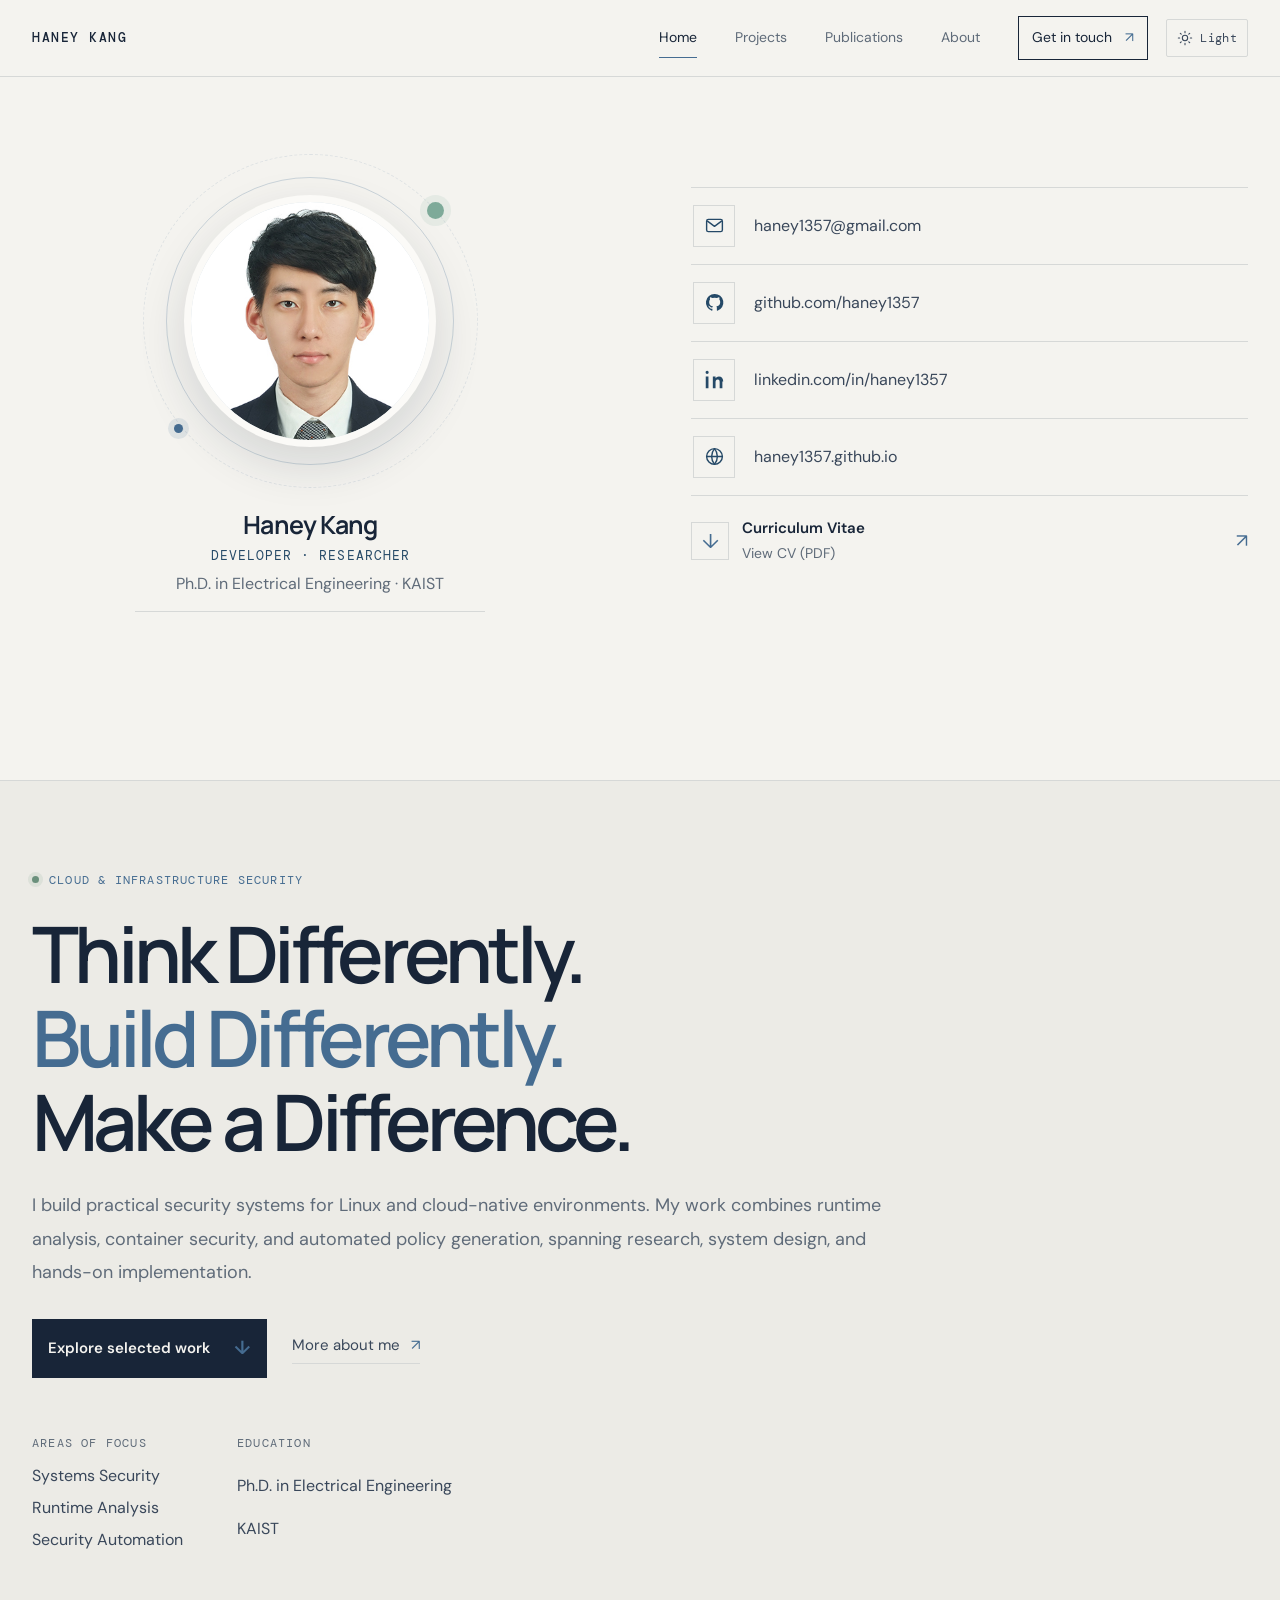
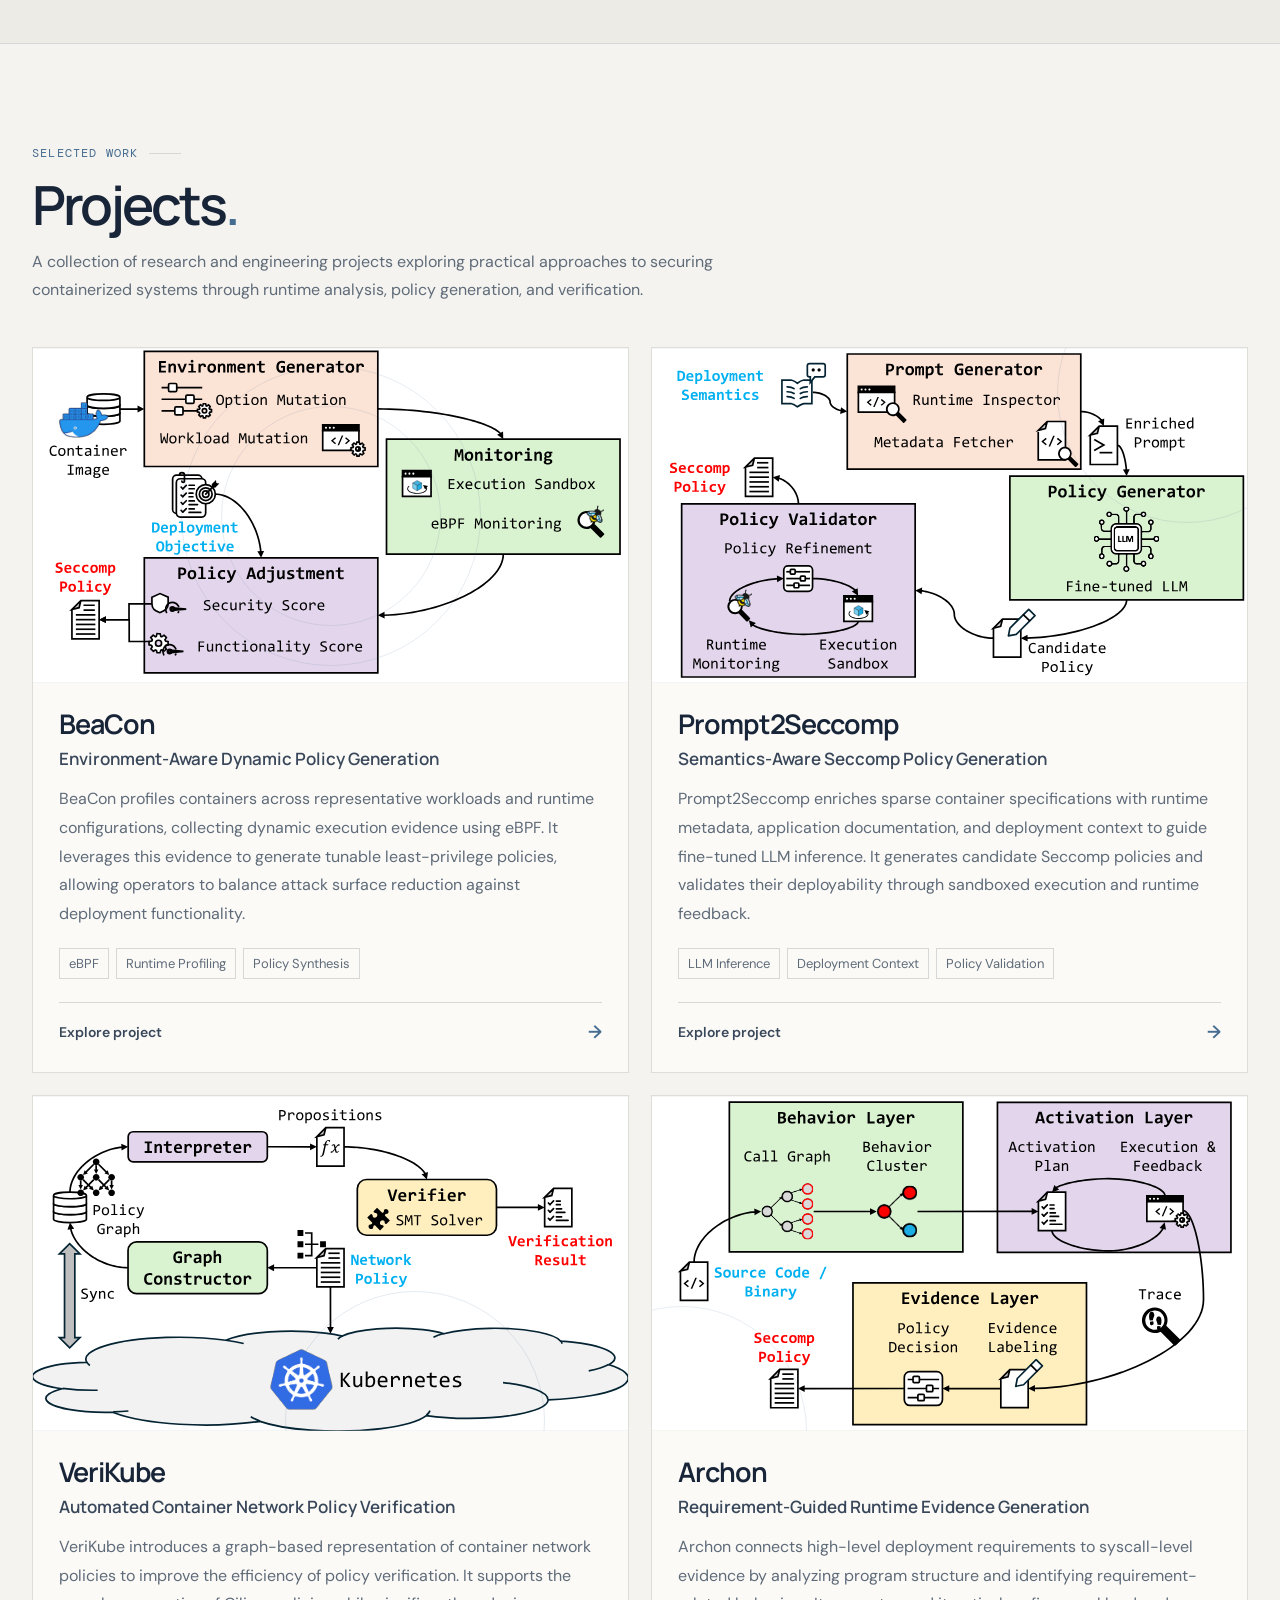
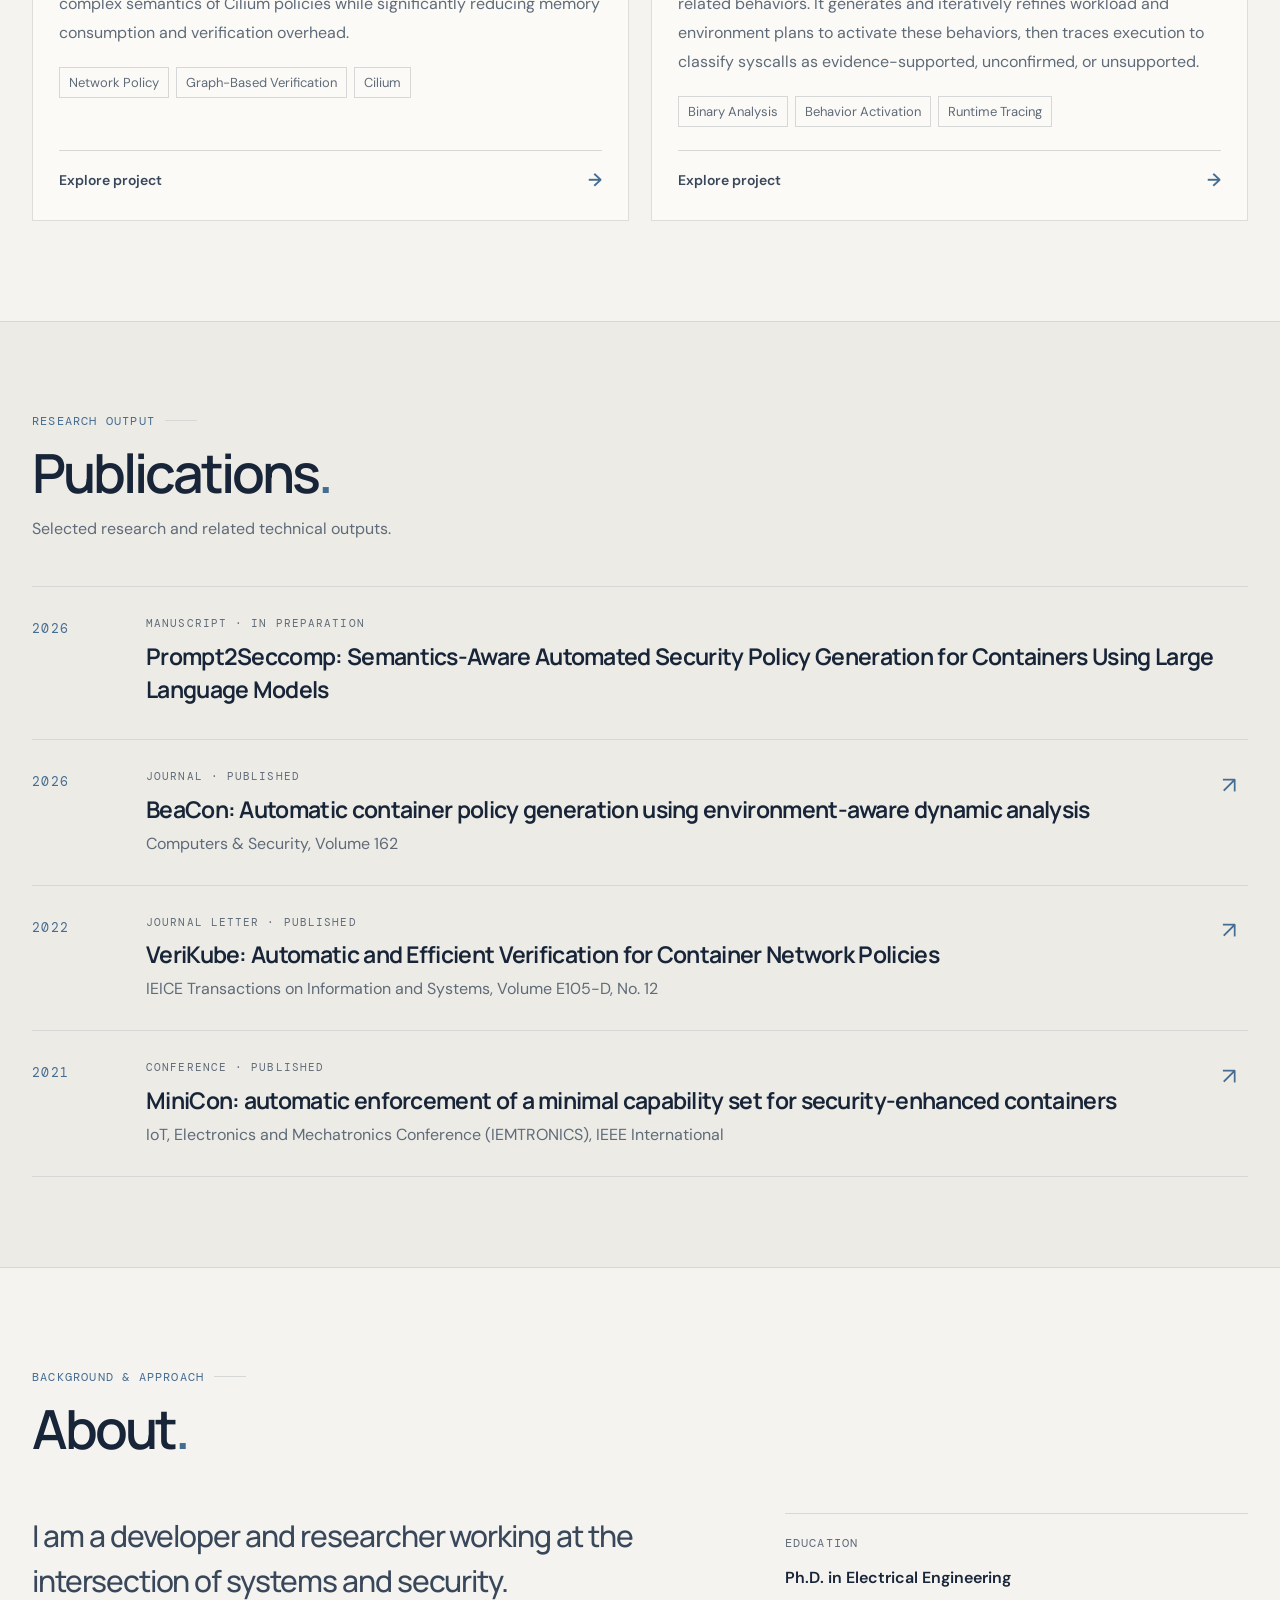
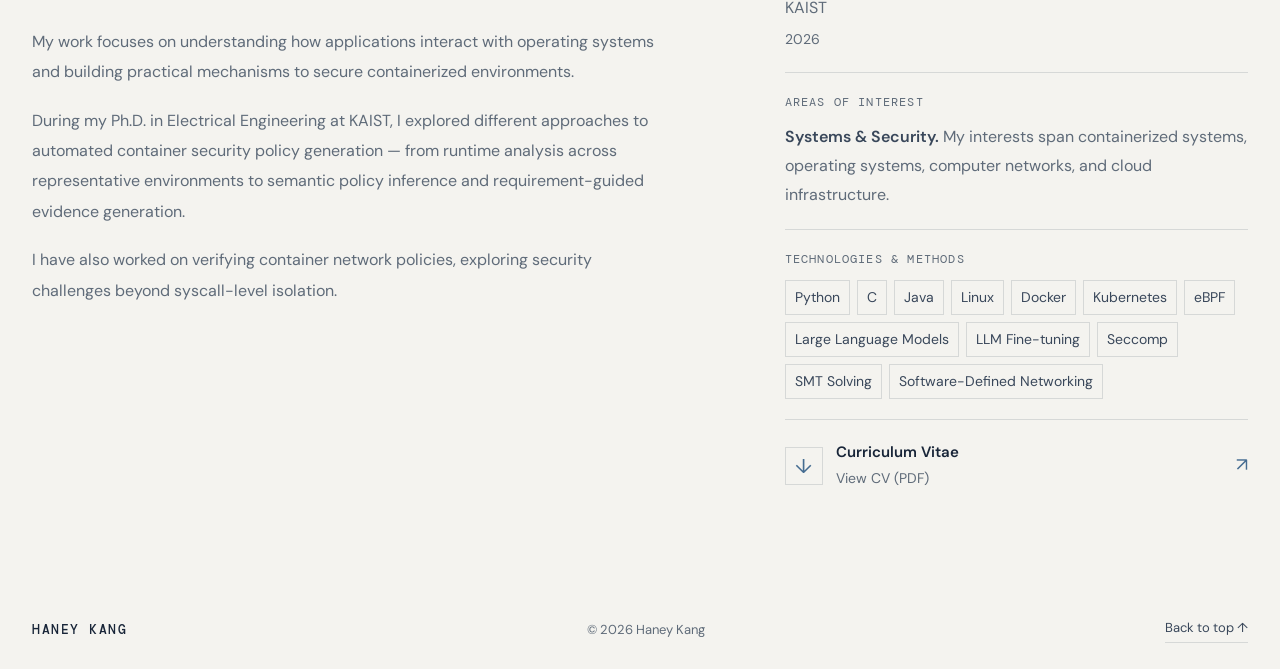
<file: index.html>
<!doctype html>
<html lang="en">
    <head>
        <meta charset="utf-8">
        <meta name="viewport" content="width=device-width, initial-scale=1">
        <meta name="description" content="Portfolio of Haney Kang, a developer and researcher interested in systems and security.">
        <meta name="theme-color" content="#f4f3ef">
        <script>
            (() => {
                try {
                    const savedTheme = localStorage.getItem('haney-kang-theme');
                    if (savedTheme === 'light' || savedTheme === 'dark') {
                        document.documentElement.dataset.theme = savedTheme;
                    }
                } catch (_) {
                    // Theme selection still works for the current page if storage is unavailable.
                }
            })();
        </script>
        <title>Haney Kang</title>
        <link rel="stylesheet" href="assets/css/style.css">
        <link rel="stylesheet" href="assets/css/portfolio-detail-overrides.css">
        <script src="assets/js/main.js" defer></script>
    </head>
    <body>
        <a class="skip-link" href="#main">Skip to content</a>

        <header class="site-header">
            <div class="header-inner">
                <a class="brand" href="#top" aria-label="Haney Kang — home">
                    <span class="brand-name">HANEY KANG</span>
                </a>

                <div class="header-controls">
                    <nav class="primary-nav" id="primary-nav" aria-label="Main navigation">
                        <a class="nav-link active" href="#top" aria-current="location">Home</a>
                        <a class="nav-link" href="#projects">Projects</a>
                        <a class="nav-link" href="#publications">Publications</a>
                        <a class="nav-link" href="#about">About</a>
                        <a class="nav-contact" href="#contact">Get in touch <span aria-hidden="true">↗</span></a>
                    </nav>

                    <button class="theme-toggle" type="button" aria-label="Switch to dark theme" aria-pressed="false" title="Switch to dark theme">
                        <svg class="theme-icon icon-sun" viewBox="0 0 24 24" aria-hidden="true" focusable="false">
                            <circle cx="12" cy="12" r="4"></circle>
                            <path d="M12 2v2m0 16v2M4.93 4.93l1.42 1.42m11.3 11.3 1.42 1.42M2 12h2m16 0h2M4.93 19.07l1.42-1.42m11.3-11.3 1.42-1.42"></path>
                        </svg>
                        <svg class="theme-icon icon-moon" viewBox="0 0 24 24" aria-hidden="true" focusable="false">
                            <path d="M20.2 15.4A8.5 8.5 0 0 1 8.6 3.8 8.6 8.6 0 1 0 20.2 15.4Z"></path>
                        </svg>
                        <span class="theme-toggle-label">Light</span>
                    </button>

                    <button class="menu-toggle" type="button" aria-expanded="false" aria-controls="primary-nav" aria-label="Toggle navigation">
                        <span class="menu-toggle-lines" aria-hidden="true"></span>
                    </button>
                </div>
            </div>
        </header>

        <main id="main">
            <section class="home-section section-shell" id="top" aria-labelledby="intro-title">
                <div class="profile-contact">
                    <div class="profile-panel">
                        <div class="profile-stage">
                            <span class="profile-orbit profile-orbit-outer" aria-hidden="true"></span>
                            <span class="profile-orbit profile-orbit-inner" aria-hidden="true"></span>
                            <span class="profile-accent profile-accent-one" aria-hidden="true"></span>
                            <span class="profile-accent profile-accent-two" aria-hidden="true"></span>
                            <div class="profile-photo-frame">
                                <img
                                    class="profile-photo"
                                    src="assets/images/profile.jpg"
                                    alt="Portrait of Haney Kang"
                                    width="640"
                                    height="640"
                                >
                            </div>
                        </div>

                        <div class="profile-caption">
                            <span class="profile-caption-name">Haney Kang</span>
                            <span class="profile-caption-role">Developer · Researcher</span>
                            <span class="profile-caption-detail">Ph.D. in Electrical Engineering · KAIST</span>
                        </div>
                    </div>

                    <div class="contact-panel" id="contact" aria-label="Contact links">
                        <div class="contact-links">
                            <a class="contact-link" href="mailto:haney1357@gmail.com" aria-label="Email Haney Kang">
                                <span class="contact-icon" aria-hidden="true">
                                    <svg viewBox="0 0 24 24" focusable="false">
                                        <rect x="3" y="5" width="18" height="14" rx="2"></rect>
                                        <path d="m4 7 8 6 8-6"></path>
                                    </svg>
                                </span>
                                <span class="contact-value">haney1357@gmail.com</span>
                                <span class="sr-only">Email</span>
                            </a>

                            <a class="contact-link" href="https://github.com/haney1357" target="_blank" rel="noopener noreferrer" aria-label="Haney Kang on GitHub">
                                <span class="contact-icon" aria-hidden="true">
                                    <svg viewBox="0 0 24 24" focusable="false">
                                        <path d="M12 2.2a9.8 9.8 0 0 0-3.1 19.1c.5.1.7-.2.7-.5v-1.8c-2.8.6-3.4-1.2-3.4-1.2-.4-1.1-1.1-1.5-1.1-1.5-.9-.6.1-.6.1-.6 1 .1 1.6 1 1.6 1 .9 1.5 2.3 1.1 2.9.8.1-.6.4-1.1.7-1.3-2.3-.3-4.5-1.2-4.5-4.9 0-1.1.4-2 1-2.7-.1-.3-.4-1.3.1-2.7 0 0 .8-.3 2.7 1a9.3 9.3 0 0 1 5 0c1.9-1.3 2.7-1 2.7-1 .5 1.4.2 2.4.1 2.7.6.7 1 1.6 1 2.7 0 3.7-2.2 4.6-4.5 4.9.4.3.7.9.7 1.8v2.8c0 .3.2.6.7.5A9.8 9.8 0 0 0 12 2.2Z"></path>
                                    </svg>
                                </span>
                                <span class="contact-value">github.com/haney1357</span>
                                <span class="sr-only">GitHub</span>
                            </a>

                            <a class="contact-link" href="https://www.linkedin.com/in/haney1357/" target="_blank" rel="noopener noreferrer" aria-label="Haney Kang on LinkedIn">
                                <span class="contact-icon" aria-hidden="true">
                                    <svg viewBox="0 0 24 24" focusable="false">
                                        <path d="M5.1 8.7H2V22h3.1V8.7ZM3.55 2A1.8 1.8 0 1 0 3.6 5.6 1.8 1.8 0 0 0 3.55 2ZM22 14.4c0-4-2.1-5.9-4.9-5.9-2.3 0-3.3 1.3-3.9 2.2V8.7h-3.1V22h3.1v-6.6c0-1.7.3-3.4 2.5-3.4s2.2 2 2.2 3.5V22H21v-7.6Z"></path>
                                    </svg>
                                </span>
                                <span class="contact-value">linkedin.com/in/haney1357</span>
                                <span class="sr-only">LinkedIn</span>
                            </a>

                            <a class="contact-link" href="https://haney1357.github.io/" target="_blank" rel="noopener noreferrer" aria-label="Haney Kang's website">
                                <span class="contact-icon" aria-hidden="true">
                                    <svg viewBox="0 0 24 24" focusable="false">
                                        <circle cx="12" cy="12" r="9"></circle>
                                        <path d="M3 12h18M12 3a14 14 0 0 1 0 18M12 3a14 14 0 0 0 0 18"></path>
                                    </svg>
                                </span>
                                <span class="contact-value">haney1357.github.io</span>
                                <span class="sr-only">Website</span>
                            </a>
                            <a class="resume-link" href="assets/cv/cv.pdf" target="_blank" rel="noopener noreferrer">
                                <span class="resume-icon" aria-hidden="true">↓</span>
                                <span class="resume-copy"><strong>Curriculum Vitae</strong><small>View CV (PDF)</small></span>
                                <span class="resume-arrow" aria-hidden="true">↗</span>
                            </a>
                        </div>
                    </div>
                </div>
            </section>
            <section class="intro-section section-shell" id="intro" aria-labelledby="intro-title">
                <div class="section-shell section intro-section-inner">
                    <div class="intro">
                        <p class="eyebrow"><span class="status-dot" aria-hidden="true"></span> CLOUD &amp; INFRASTRUCTURE SECURITY</p>
                        <h1 class="intro-title" id="intro-title">
                            <span class="intro-line">Think Differently.</span>
                            <span class="intro-line headline-accent">Build Differently.</span>
                            <span class="intro-line">Make a Difference.</span>
                        </h1>
                        <p class="intro-summary">
                            I build practical security systems for Linux and cloud-native environments. My work combines runtime analysis, container security, and automated policy generation, spanning research, system design, and hands-on implementation.
                        </p>
                        <div class="intro-actions">
                            <a class="button button-primary" href="#projects">Explore selected work <span aria-hidden="true">↓</span></a>
                            <a class="text-link" href="#about">More about me <span aria-hidden="true">↗</span></a>
                        </div>
                        <div class="intro-meta">
                            <div class="intro-meta-group">
                                <span class="meta-label">AREAS OF FOCUS</span>
                                <span>Systems Security</span>
                                <span>Runtime Analysis</span>
                                <span>Security Automation</span>
                            </div>
                            <div class="intro-meta-group">
                                <span class="meta-label">EDUCATION</span>
                                <span>Ph.D. in Electrical Engineering</span>
                                <span>KAIST</span>
                            </div>
                        </div>
                    </div>
                </div>
            </section>

            <section class="projects-section section section-shell" id="projects" aria-labelledby="projects-title">
                <div class="section-heading">
                    <div>
                        <p class="eyebrow">SELECTED WORK <span class="eyebrow-rule" aria-hidden="true"></span></p>
                        <h2 id="projects-title">Projects<span class="heading-period">.</span></h2>
                        <p class="section-lede">A collection of research and engineering projects exploring practical approaches to securing containerized systems through runtime analysis, policy generation, and verification.</p>
                    </div>
                </div>

                <div class="project-grid">
                    <article class="project-card">
                        <a class="project-card-link" href="projects/beacon.html" aria-label="Read about BeaCon">
                            <div class="project-visual visual-beacon">
                                <img
                                    src="assets/images/beacon.svg"
                                    alt="BeaCon project overview diagram"
                                    width="718"
                                    height="404"
                                    loading="lazy"
                                >
                            </div>
                            <div class="project-card-body">
                                <h3>BeaCon</h3>
                                <h4>Environment-Aware Dynamic Policy Generation</h4>
                                <p>BeaCon profiles containers across representative workloads and runtime configurations, collecting dynamic execution evidence using eBPF. It leverages this evidence to generate tunable least-privilege policies, allowing operators to balance attack surface reduction against deployment functionality.</p>
                                <div class="tag-list" aria-label="Technologies and methods">
                                    <span>eBPF</span>
                                    <span>Runtime Profiling</span>
                                    <span>Policy Synthesis</span>
                                </div>
                                <span class="card-cta">Explore project <span aria-hidden="true">→</span></span>
                            </div>
                        </a>
                    </article>

                    <article class="project-card">
                        <a class="project-card-link" href="projects/prompt2seccomp.html" aria-label="Read about Prompt2Seccomp">
                            <div class="project-visual visual-prompt">
                                <img
                                    src="assets/images/prompt2seccomp.svg"
                                    alt="Prompt2Seccomp project overview diagram"
                                    width="718"
                                    height="404"
                                    loading="lazy"
                                >
                            </div>
                            <div class="project-card-body">
                                <h3>Prompt2Seccomp</h3>
                                <h4>Semantics-Aware Seccomp Policy Generation</h4>
                                <p>Prompt2Seccomp enriches sparse container specifications with runtime metadata, application documentation, and deployment context to guide fine-tuned LLM inference. It generates candidate Seccomp policies and validates their deployability through sandboxed execution and runtime feedback.</p>
                                <div class="tag-list" aria-label="Technologies and methods">
                                    <span>LLM Inference</span>
                                    <span>Deployment Context</span>
                                    <span>Policy Validation</span>
                                </div>
                                <span class="card-cta">Explore project <span aria-hidden="true">→</span></span>
                            </div>
                        </a>
                    </article>

                    <article class="project-card">
                        <a class="project-card-link" href="projects/verikube.html" aria-label="Read about VeriKube">
                            <div class="project-visual visual-verikube">
                                <img
                                    src="assets/images/verikube.svg"
                                    alt="Verikube project overview diagram"
                                    width="718"
                                    height="404"
                                    loading="lazy"
                                >
                            </div>
                            <div class="project-card-body">
                                <h3>VeriKube</h3>
                                <h4>Automated Container Network Policy Verification</h4>
                                <p>VeriKube introduces a graph-based representation of container network policies to improve the efficiency of policy verification. It supports the complex semantics of Cilium policies while significantly reducing memory consumption and verification overhead.</p>
                                <div class="tag-list" aria-label="Technologies and methods">
                                    <span>Network Policy</span>
                                    <span>Graph-Based Verification</span>
                                    <span>Cilium</span>
                                </div>
                                <span class="card-cta">Explore project <span aria-hidden="true">→</span></span>
                            </div>
                        </a>
                    </article>

                    <article class="project-card">
                        <a class="project-card-link" href="projects/archon.html" aria-label="Read about Archon">
                            <div class="project-visual visual-archon">
                                <img
                                    src="assets/images/archon.svg"
                                    alt="Archon project overview diagram"
                                    width="718"
                                    height="404"
                                    loading="lazy"
                                >
                            </div>
                            <div class="project-card-body">
                                <h3>Archon</h3>
                                <h4>Requirement-Guided Runtime Evidence Generation</h4>
                                <p>Archon connects high-level deployment requirements to syscall-level evidence by analyzing program structure and identifying requirement-related behaviors. It generates and iteratively refines workload and environment plans to activate these behaviors, then traces execution to classify syscalls as evidence-supported, unconfirmed, or unsupported.</p>
                                <div class="tag-list" aria-label="Technologies and methods">
                                    <span>Binary Analysis</span>
                                    <span>Behavior Activation</span>
                                    <span>Runtime Tracing</span>
                                </div>
                                <span class="card-cta">Explore project <span aria-hidden="true">→</span></span>
                            </div>
                        </a>
                    </article>
                </div>
            </section>

            <section class="publication-section" id="publications" aria-labelledby="publications-title">
                <div class="section-shell section">
                    <div class="section-heading">
                        <div>
                            <p class="eyebrow">RESEARCH OUTPUT <span class="eyebrow-rule" aria-hidden="true"></span></p>
                            <h2 id="publications-title">Publications<span class="heading-period">.</span></h2>
                            <p class="section-lede">Selected research and related technical outputs.</p>
                        </div>
                    </div>

                    <div class="publication-list">
                        <article class="publication-item publication-no-link">
                            <span class="publication-year">2026</span>
                            <div class="publication-main">
                                <div class="publication-type">MANUSCRIPT · IN PREPARATION</div>
                                <h3>Prompt2Seccomp: Semantics-Aware Automated Security Policy Generation for Containers Using Large Language Models</h3>
                            </div>
                        </article>

                        <article class="publication-item">
                            <span class="publication-year">2026</span>
                            <div class="publication-main">
                                <div class="publication-type">JOURNAL · PUBLISHED</div>
                                <h3>BeaCon: Automatic container policy generation using environment-aware dynamic analysis</h3>
                                <p>Computers &amp; Security, Volume 162</p>
                            </div>
                            <a class="publication-arrow" href="https://nss.kaist.ac.kr/assets/papers/comsec2025-kang.pdf" target="_blank" rel="noopener noreferrer" aria-label="Read BeaCon paper">↗</a>
                        </article>

                        <article class="publication-item">
                            <span class="publication-year">2022</span>
                            <div class="publication-main">
                                <div class="publication-type">JOURNAL LETTER · PUBLISHED</div>
                                <h3>VeriKube: Automatic and Efficient Verification for Container Network Policies</h3>
                                <p>IEICE Transactions on Information and Systems, Volume E105-D, No. 12</p>
                            </div>
                            <a class="publication-arrow" href="https://www.jstage.jst.go.jp/article/transinf/E105.D/12/E105.D_2022EDL8046/_pdf/-char/en" target="_blank" rel="noopener noreferrer" aria-label="View VeriKube publication">↗</a>
                        </article>

                        <article class="publication-item">
                            <span class="publication-year">2021</span>
                            <div class="publication-main">
                                <div class="publication-type">CONFERENCE · PUBLISHED</div>
                                <h3>MiniCon: automatic enforcement of a minimal capability set for security-enhanced containers</h3>
                                <p>IoT, Electronics and Mechatronics Conference (IEMTRONICS), IEEE International</p>
                            </div>
                            <a class="publication-arrow" href="https://ieeexplore.ieee.org/document/9422529" target="_blank" rel="noopener noreferrer" aria-label="View MiniCon on IEEE Xplore">↗</a>
                        </article>
                    </div>
                </div>
            </section>

            <section class="about-section section section-shell" id="about" aria-labelledby="about-title">
                <div class="section-heading">
                    <div>
                        <p class="eyebrow">BACKGROUND &amp; APPROACH <span class="eyebrow-rule" aria-hidden="true"></span></p>
                        <h2 id="about-title">About<span class="heading-period">.</span></h2>
                    </div>
                </div>

                <div class="about-layout">
                    <div class="about-intro">
                        <p class="about-lead">I am a developer and researcher working at the intersection of systems and security.</p>
                        <p>My work focuses on understanding how applications interact with operating systems and building practical mechanisms to secure containerized environments.</p>
                        <p>During my Ph.D. in Electrical Engineering at KAIST, I explored different approaches to automated container security policy generation — from runtime analysis across representative environments to semantic policy inference and requirement-guided evidence generation.</p>
                        <p>I have also worked on verifying container network policies, exploring security challenges beyond syscall-level isolation.</p>
                    </div>

                    <aside class="about-side" aria-label="Education, areas of interest, and technologies">
                        <div class="side-block">
                            <span class="side-label">EDUCATION</span>
                            <div class="side-entry">
                                <strong>Ph.D. in Electrical Engineering</strong>
                                <span>KAIST</span>
                                <span class="side-muted">2026</span>
                            </div>
                        </div>

                        <div class="side-block">
                            <span class="side-label">AREAS OF INTEREST</span>
                            <p class="interest-summary"><strong>Systems &amp; Security.</strong> My interests span containerized systems, operating systems, computer networks, and cloud infrastructure.</p>
                        </div>

                        <div class="side-block">
                            <span class="side-label">TECHNOLOGIES &amp; METHODS</span>
                            <div class="interest-list subdued-tags">
                                <span>Python</span>
                                <span>C</span>
                                <span>Java</span>
                                <span>Linux</span>
                                <span>Docker</span>
                                <span>Kubernetes</span>
                                <span>eBPF</span>
                                <span>Large Language Models</span>
                                <span>LLM Fine-tuning</span>
                                <span>Seccomp</span>
                                <span>SMT Solving</span>
                                <span>Software-Defined Networking</span>
                            </div>
                        </div>

                        <a class="resume-link" href="assets/cv/cv.pdf" target="_blank" rel="noopener noreferrer">
                            <span class="resume-icon" aria-hidden="true">↓</span>
                            <span class="resume-copy"><strong>Curriculum Vitae</strong><small>View CV (PDF)</small></span>
                            <span class="resume-arrow" aria-hidden="true">↗</span>
                        </a>
                    </aside>
                </div>
            </section>
        </main>

        <footer class="site-footer section-shell">
            <a class="footer-brand" href="#top">HANEY KANG</a>
            <span>© 2026 Haney Kang</span>
            <a class="back-top" href="#top">Back to top ↑</a>
        </footer>
    </body>
</html>
</file>
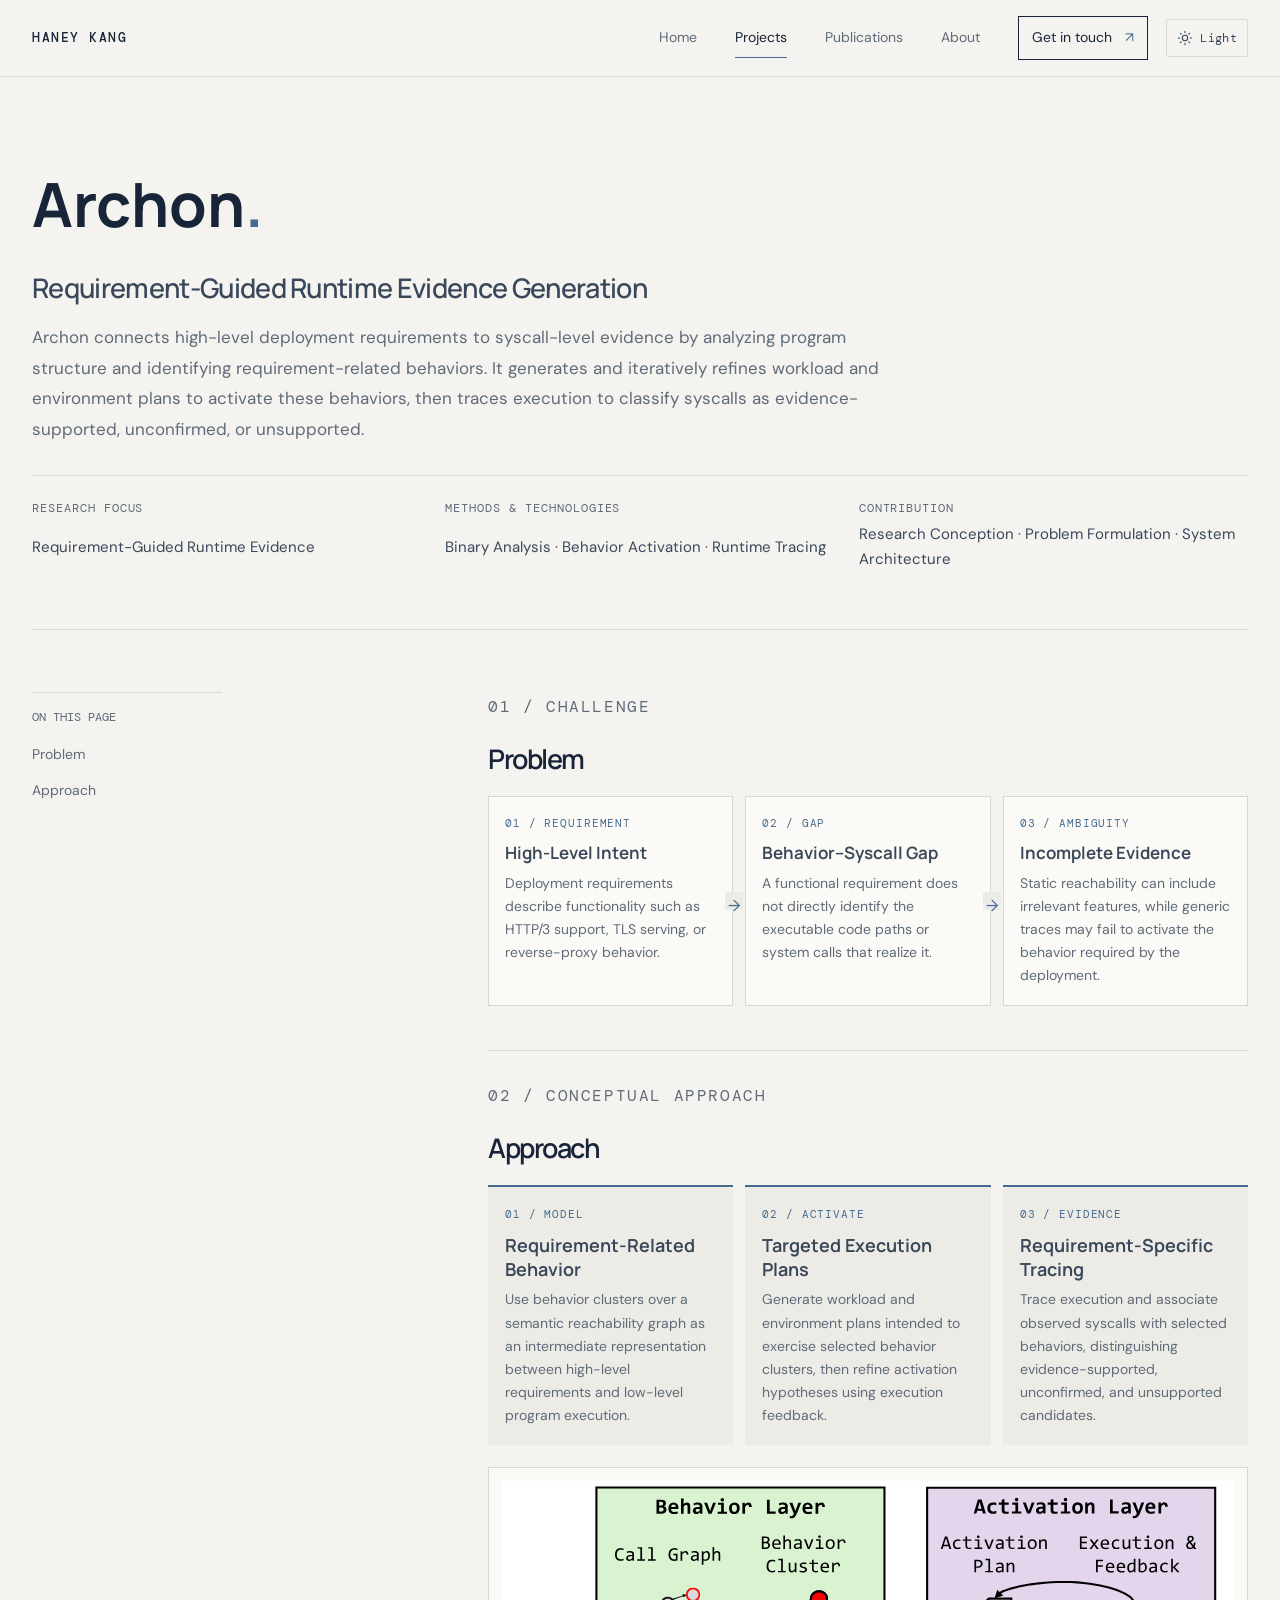
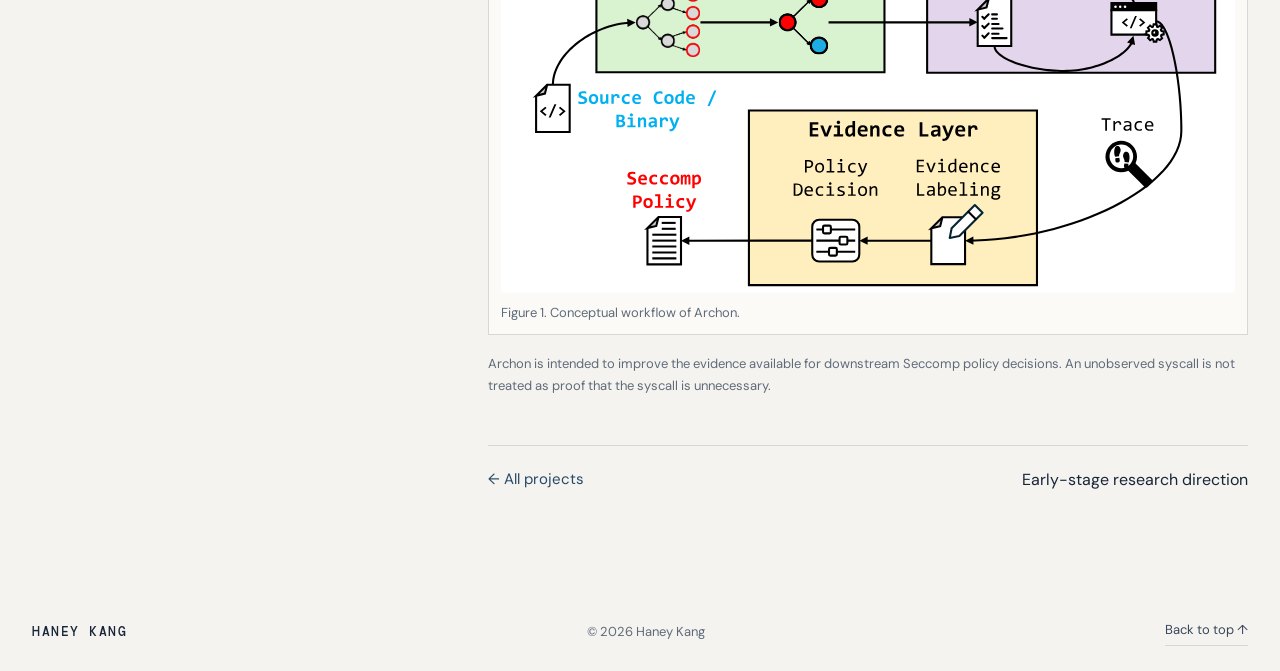
<file: projects/archon.html>
<!doctype html>
<html lang="en">
    <head>
        <meta charset="utf-8">
        <meta name="viewport" content="width=device-width, initial-scale=1">
        <meta name="description" content="Archon: requirement-guided runtime evidence generation for Seccomp policy decisions.">
        <meta name="theme-color" content="#f4f3ef">
        <script>(() => { try { const t = localStorage.getItem('haney-kang-theme'); if (t === 'light' || t === 'dark') document.documentElement.dataset.theme = t; } catch (_) {} })();</script>
        <title>Haney Kang — Archon</title>
        <link rel="stylesheet" href="../assets/css/style.css">
        <link rel="stylesheet" href="../assets/css/portfolio-detail-overrides.css">
        <script src="../assets/js/main.js" defer></script>
    </head>

    <body>
        <a class="skip-link" href="#main">Skip to content</a>
        <header class="site-header">
            <div class="header-inner">
                <a class="brand" href="../index.html#top" aria-label="Haney Kang — home">
                    <span class="brand-name">HANEY KANG</span>
                </a>
                <div class="header-controls">
                    <nav class="primary-nav" id="primary-nav" aria-label="Main navigation">
                        <a class="nav-link" href="../index.html#top">Home</a>
                        <a class="nav-link active" href="../index.html#projects" aria-current="location">Projects</a>
                        <a class="nav-link" href="../index.html#publications">Publications</a>
                        <a class="nav-link" href="../index.html#about">About</a>
                        <a class="nav-contact" href="../index.html#contact">Get in touch <span>↗</span></a>
                    </nav>
                    <button class="theme-toggle" type="button" aria-label="Switch theme" aria-pressed="false" title="Switch theme">
                        <svg class="theme-icon icon-sun" viewBox="0 0 24 24" aria-hidden="true">
                            <circle cx="12" cy="12" r="4"></circle>
                            <path d="M12 2v2m0 16v2M4.93 4.93l1.42 1.42m11.3 11.3 1.42 1.42M2 12h2m16 0h2M4.93 19.07l1.42-1.42m11.3-11.3 1.42-1.42"></path>
                        </svg>
                        <svg class="theme-icon icon-moon" viewBox="0 0 24 24" aria-hidden="true">
                            <path d="M20.2 15.4A8.5 8.5 0 0 1 8.6 3.8 8.6 8.6 0 1 0 20.2 15.4Z"></path>
                        </svg>
                        <span class="theme-toggle-label">Theme</span>
                    </button>
                    <button class="menu-toggle" type="button" aria-expanded="false" aria-controls="primary-nav" aria-label="Toggle navigation">
                        <span class="menu-toggle-lines" aria-hidden="true"></span>
                    </button>
                </div>
            </div>
        </header>

        <main id="main">
            <section class="detail-hero section-shell" aria-labelledby="project-title">
                <h1 id="project-title">Archon<span class="heading-period">.</span></h1>
                <h2>Requirement-Guided Runtime Evidence Generation</h2>
                <p class="detail-summary">Archon connects high-level deployment requirements to syscall-level evidence by analyzing program structure and identifying requirement-related behaviors. It generates and iteratively refines workload and environment plans to activate these behaviors, then traces execution to classify syscalls as evidence-supported, unconfirmed, or unsupported.</p>
                <div class="detail-meta">
                    <div>
                        <span>Research Focus</span>
                        <span>Requirement-Guided Runtime Evidence</span>
                    </div>
                    <div>
                        <span>Methods &amp; Technologies</span>
                        <span>Binary Analysis · Behavior Activation · Runtime Tracing</span>
                    </div>
                    <div>
                        <span>Contribution</span>
                        <span>Research Conception · Problem Formulation · System Architecture</span>
                    </div>
                </div>
            </section>
            <div class="detail-content section-shell">
                <aside class="detail-sidebar" aria-label="On this page">
                    <span>ON THIS PAGE</span>
                        <a href="#problem">Problem</a>
                        <a href="#approach">Approach</a>
                </aside>
                <div class="detail-main">
                    <section class="detail-section" id="problem">
                        <p class="eyebrow">01 / CHALLENGE</p>
                        <h2>Problem</h2>
                        <div class="problem-flow">
                            <article class="problem-step">
                                <span class="problem-step-index">01 / REQUIREMENT</span>
                                <h3>High-Level Intent</h3>
                                <p>Deployment requirements describe functionality such as HTTP/3 support, TLS serving, or reverse-proxy behavior.</p>
                            </article>
                            <article class="problem-step">
                                <span class="problem-step-index">02 / GAP</span>
                                <h3>Behavior–Syscall Gap</h3>
                                <p>A functional requirement does not directly identify the executable code paths or system calls that realize it.</p>
                            </article>
                            <article class="problem-step">
                                <span class="problem-step-index">03 / AMBIGUITY</span>
                                <h3>Incomplete Evidence</h3>
                                <p>Static reachability can include irrelevant features, while generic traces may fail to activate the behavior required by the deployment.</p>
                            </article>
                        </div>
                    </section>
                    <section class="detail-section" id="approach">
                        <p class="eyebrow">02 / CONCEPTUAL APPROACH</p>
                        <h2>Approach</h2>
                        <div class="approach-grid">
                            <article class="approach-card">
                                <span class="approach-step-index">01 / MODEL</span>
                                <h3>Requirement-Related Behavior</h3>
                                <p>Use behavior clusters over a semantic reachability graph as an intermediate representation between high-level requirements and low-level program execution.</p>
                            </article>
                            <article class="approach-card">
                                <span class="approach-step-index">02 / ACTIVATE</span>
                                <h3>Targeted Execution Plans</h3>
                                <p>Generate workload and environment plans intended to exercise selected behavior clusters, then refine activation hypotheses using execution feedback.</p>
                            </article>
                            <article class="approach-card">
                                <span class="approach-step-index">03 / EVIDENCE</span>
                                <h3>Requirement-Specific Tracing</h3>
                                <p>Trace execution and associate observed syscalls with selected behaviors, distinguishing evidence-supported, unconfirmed, and unsupported candidates.</p>
                            </article>
                        </div>
                        <figure class="detail-figure">
                            <img src="../assets/images/archon.svg" alt="Archon conceptual architecture showing Behavior, Activation, and Evidence layers." width="718" height="404" loading="lazy">
                            <figcaption>Figure 1. Conceptual workflow of Archon.</figcaption>
                        </figure>
                        <p class="detail-note">Archon is intended to improve the evidence available for downstream Seccomp policy decisions. An unobserved syscall is not treated as proof that the syscall is unnecessary.</p>
                    </section>
                    <div class="detail-footer">
                        <a href="../index.html#projects">← All projects</a>
                        <span>Early-stage research direction</span>
                    </div>
                </div>
            </div>
        </main>

        <footer class="site-footer section-shell">
            <a class="footer-brand" href="../index.html#top">HANEY KANG</a>
            <span>© 2026 Haney Kang</span>
            <a class="back-top" href="#main">Back to top ↑</a>
        </footer>
    </body>
</html>
</file>
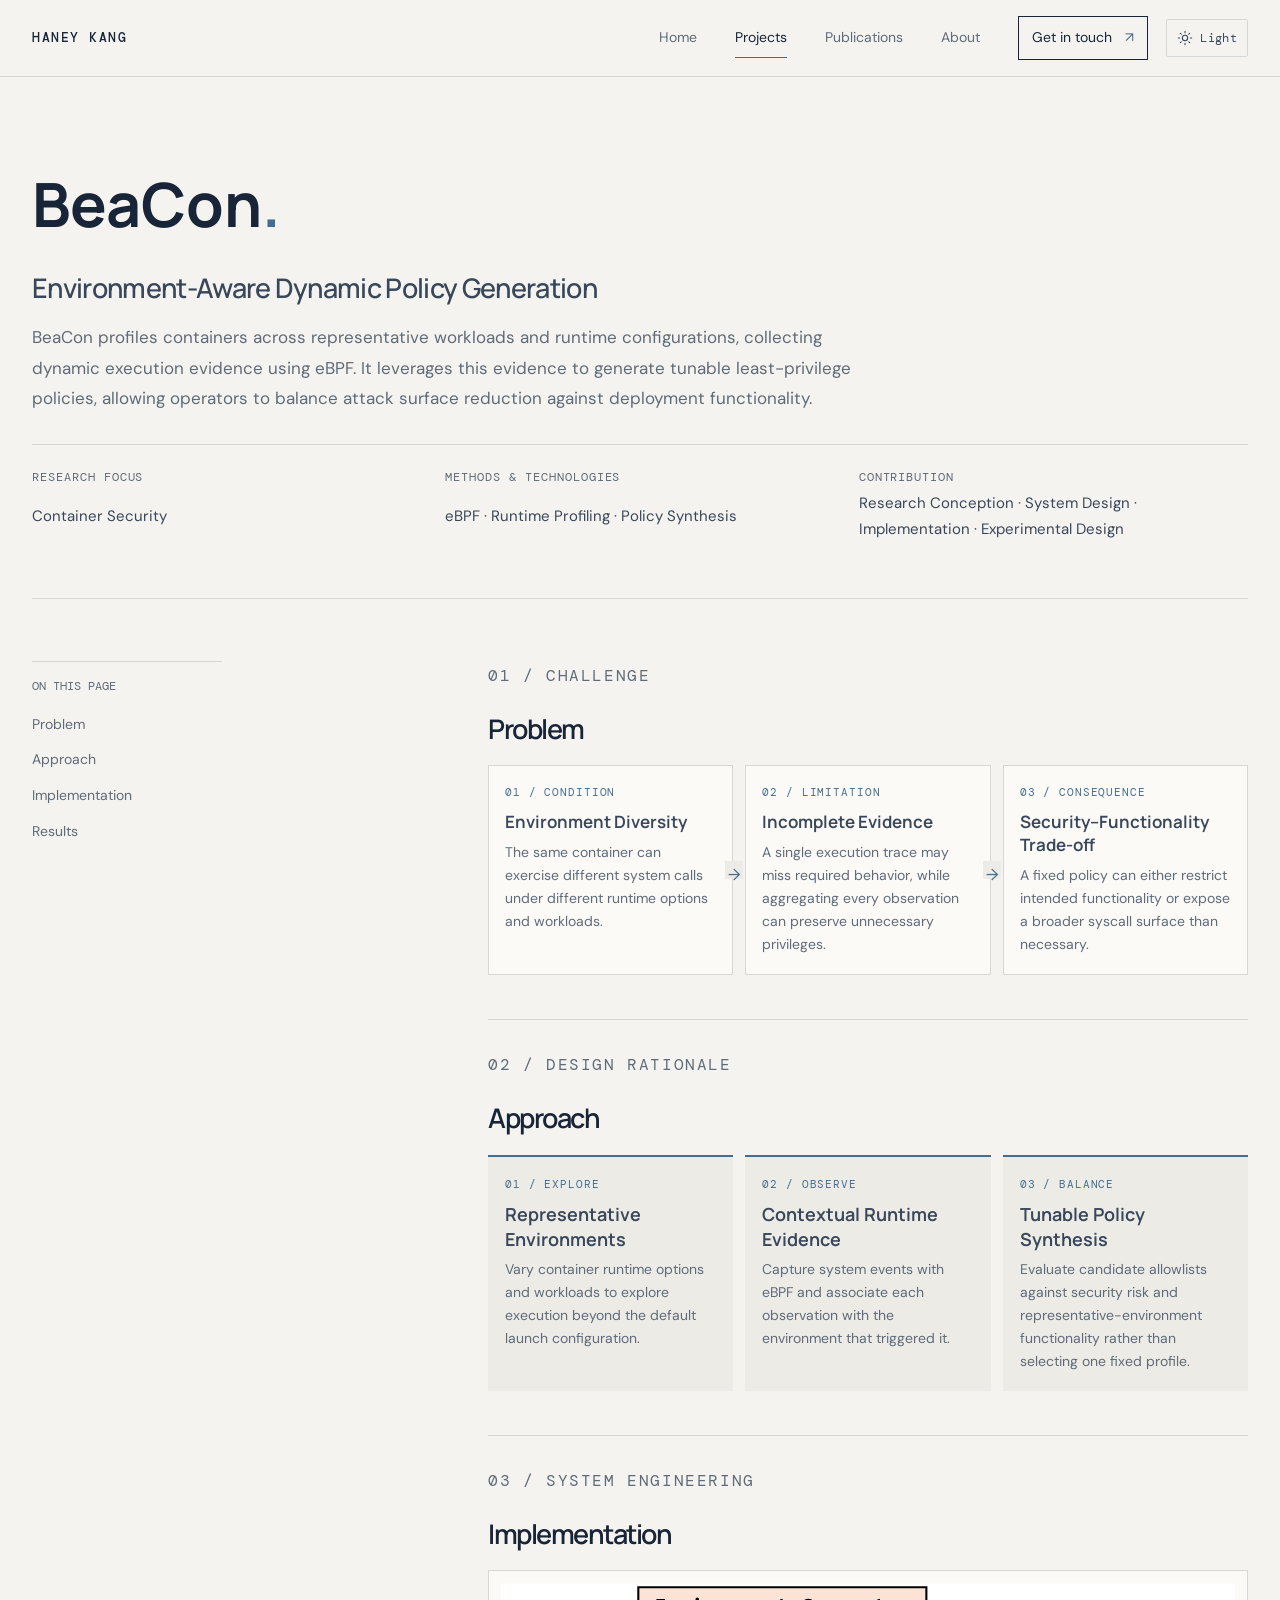
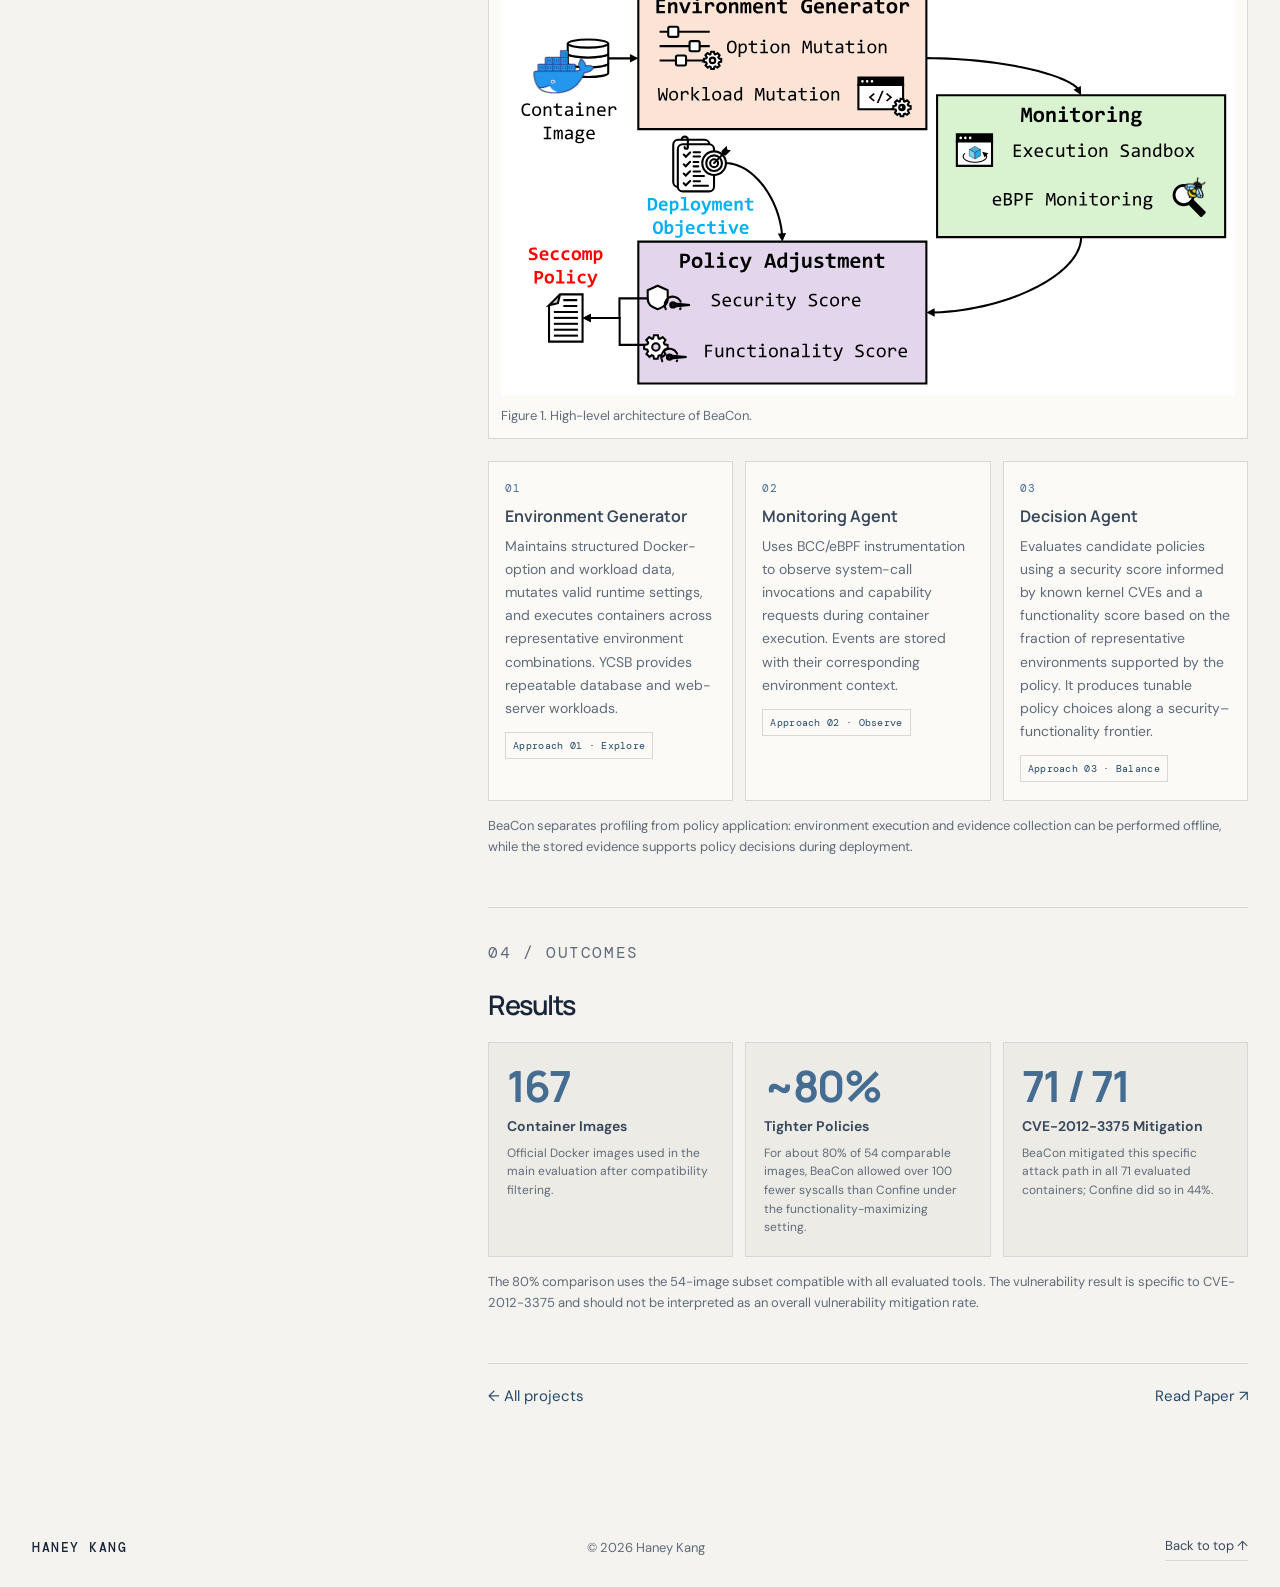
<file: projects/beacon.html>
<!doctype html>
<html lang="en">
    <head>
        <meta charset="utf-8">
        <meta name="viewport" content="width=device-width, initial-scale=1">
        <meta name="description" content="BeaCon: environment-aware dynamic policy generation for container security.">
        <meta name="theme-color" content="#f4f3ef">
        <script>
            (() => { try { const t = localStorage.getItem('haney-kang-theme'); if (t === 'light' || t === 'dark') document.documentElement.dataset.theme = t; } catch (_) {} })();
        </script>
        <title>Haney Kang — BeaCon</title>
        <link rel="stylesheet" href="../assets/css/style.css">
        <link rel="stylesheet" href="../assets/css/portfolio-detail-overrides.css">
        <script src="../assets/js/main.js" defer></script>
    </head>
    <body>
        <a class="skip-link" href="#main">Skip to content</a>
        <header class="site-header">
            <div class="header-inner">
                <a class="brand" href="../index.html#top" aria-label="Haney Kang — home"><span class="brand-name">HANEY KANG</span></a>
                <div class="header-controls">
                    <nav class="primary-nav" id="primary-nav" aria-label="Main navigation">
                        <a class="nav-link" href="../index.html#top">Home</a>
                        <a class="nav-link active" href="../index.html#projects" aria-current="location">Projects</a>
                        <a class="nav-link" href="../index.html#publications">Publications</a>
                        <a class="nav-link" href="../index.html#about">About</a>
                        <a class="nav-contact" href="../index.html#contact">Get in touch <span aria-hidden="true">↗</span></a>
                    </nav>
                    <button class="theme-toggle" type="button" aria-label="Switch theme" aria-pressed="false" title="Switch theme">
                        <svg class="theme-icon icon-sun" viewBox="0 0 24 24" aria-hidden="true"><circle cx="12" cy="12" r="4"></circle><path d="M12 2v2m0 16v2M4.93 4.93l1.42 1.42m11.3 11.3 1.42 1.42M2 12h2m16 0h2M4.93 19.07l1.42-1.42m11.3-11.3 1.42-1.42"></path></svg>
                        <svg class="theme-icon icon-moon" viewBox="0 0 24 24" aria-hidden="true"><path d="M20.2 15.4A8.5 8.5 0 0 1 8.6 3.8 8.6 8.6 0 1 0 20.2 15.4Z"></path></svg>
                        <span class="theme-toggle-label">Theme</span>
                    </button>
                    <button class="menu-toggle" type="button" aria-expanded="false" aria-controls="primary-nav" aria-label="Toggle navigation"><span class="menu-toggle-lines" aria-hidden="true"></span></button>
                </div>
            </div>
        </header>

        <main id="main">
            <section class="detail-hero section-shell" aria-labelledby="project-title">
                <h1 id="project-title">BeaCon<span class="heading-period">.</span></h1>
                <h2>Environment-Aware Dynamic Policy Generation</h2>
                <p class="detail-summary">BeaCon profiles containers across representative workloads and runtime configurations, collecting dynamic execution evidence using eBPF. It leverages this evidence to generate tunable least-privilege policies, allowing operators to balance attack surface reduction against deployment functionality.</p>
                <div class="detail-meta">
                    <div><span>Research Focus</span><span>Container Security</span></div>
                    <div><span>Methods &amp; Technologies</span><span>eBPF · Runtime Profiling · Policy Synthesis</span></div>
                    <div><span>Contribution</span><span>Research Conception · System Design · Implementation · Experimental Design</span></div>
                </div>
            </section>

            <div class="detail-content section-shell">
                <aside class="detail-sidebar" aria-label="On this page">
                    <span>ON THIS PAGE</span>
                    <a href="#problem">Problem</a>
                    <a href="#approach">Approach</a>
                    <a href="#implementation">Implementation</a>
                    <a href="#results">Results</a>
                </aside>
                <div class="detail-main">
                    <section class="detail-section" id="problem">
                        <p class="eyebrow">01 / CHALLENGE</p>
                        <h2>Problem</h2>
                        <div class="problem-flow">
                            <article class="problem-step"><span class="problem-step-index">01 / CONDITION</span><h3>Environment Diversity</h3><p>The same container can exercise different system calls under different runtime options and workloads.</p></article>
                            <article class="problem-step"><span class="problem-step-index">02 / LIMITATION</span><h3>Incomplete Evidence</h3><p>A single execution trace may miss required behavior, while aggregating every observation can preserve unnecessary privileges.</p></article>
                            <article class="problem-step"><span class="problem-step-index">03 / CONSEQUENCE</span><h3>Security–Functionality Trade-off</h3><p>A fixed policy can either restrict intended functionality or expose a broader syscall surface than necessary.</p></article>
                        </div>
                    </section>

                    <section class="detail-section" id="approach">
                        <p class="eyebrow">02 / DESIGN RATIONALE</p>
                        <h2>Approach</h2>
                        <div class="approach-grid">
                            <article class="approach-card"><span class="approach-step-index">01 / EXPLORE</span><h3>Representative Environments</h3><p>Vary container runtime options and workloads to explore execution beyond the default launch configuration.</p></article>
                            <article class="approach-card"><span class="approach-step-index">02 / OBSERVE</span><h3>Contextual Runtime Evidence</h3><p>Capture system events with eBPF and associate each observation with the environment that triggered it.</p></article>
                            <article class="approach-card"><span class="approach-step-index">03 / BALANCE</span><h3>Tunable Policy Synthesis</h3><p>Evaluate candidate allowlists against security risk and representative-environment functionality rather than selecting one fixed profile.</p></article>
                        </div>
                    </section>

                    <section class="detail-section" id="implementation">
                        <p class="eyebrow">03 / SYSTEM ENGINEERING</p>
                        <h2>Implementation</h2>
                        <figure class="detail-figure">
                            <img src="../assets/images/beacon.svg" alt="BeaCon architecture showing an Environment Generator, Monitoring Agent, and Policy Adjustment component." width="718" height="404" loading="lazy">
                            <figcaption>Figure 1. High-level architecture of BeaCon.</figcaption>
                        </figure>
                        <div class="implementation-grid">
                            <article class="implementation-card"><span class="implementation-index">01</span><h3>Environment Generator</h3><p>Maintains structured Docker-option and workload data, mutates valid runtime settings, and executes containers across representative environment combinations. YCSB provides repeatable database and web-server workloads.</p><span class="approach-reference">Approach 01 · Explore</span></article>
                            <article class="implementation-card"><span class="implementation-index">02</span><h3>Monitoring Agent</h3><p>Uses BCC/eBPF instrumentation to observe system-call invocations and capability requests during container execution. Events are stored with their corresponding environment context.</p><span class="approach-reference">Approach 02 · Observe</span></article>
                            <article class="implementation-card"><span class="implementation-index">03</span><h3>Decision Agent</h3><p>Evaluates candidate policies using a security score informed by known kernel CVEs and a functionality score based on the fraction of representative environments supported by the policy. It produces tunable policy choices along a security–functionality frontier.</p><span class="approach-reference">Approach 03 · Balance</span></article>
                        </div>
                        <p class="detail-note">BeaCon separates profiling from policy application: environment execution and evidence collection can be performed offline, while the stored evidence supports policy decisions during deployment.</p>
                    </section>

                    <section class="detail-section" id="results">
                        <p class="eyebrow">04 / OUTCOMES</p>
                        <h2>Results</h2>
                        <div class="results-grid">
                            <article class="result-card"><span class="result-value">167</span><span class="result-label">Container Images</span><span class="result-note">Official Docker images used in the main evaluation after compatibility filtering.</span></article>
                            <article class="result-card"><span class="result-value">~80%</span><span class="result-label">Tighter Policies</span><span class="result-note">For about 80% of 54 comparable images, BeaCon allowed over 100 fewer syscalls than Confine under the functionality-maximizing setting.</span></article>
                            <article class="result-card"><span class="result-value">71 / 71</span><span class="result-label">CVE-2012-3375 Mitigation</span><span class="result-note">BeaCon mitigated this specific attack path in all 71 evaluated containers; Confine did so in 44%.</span></article>
                        </div>
                        <p class="detail-note">The 80% comparison uses the 54-image subset compatible with all evaluated tools. The vulnerability result is specific to CVE-2012-3375 and should not be interpreted as an overall vulnerability mitigation rate.</p>
                    </section>

                    <div class="detail-footer">
                        <a href="../index.html#projects">← All projects</a>
                        <a href="https://nss.kaist.ac.kr/assets/papers/comsec2025-kang.pdf" target="_blank" rel="noopener noreferrer">Read Paper ↗</a>
                    </div>
                </div>
            </div>
        </main>

        <footer class="site-footer section-shell">
            <a class="footer-brand" href="../index.html#top">HANEY KANG</a>
            <span>© 2026 Haney Kang</span>
            <a class="back-top" href="#main">Back to top ↑</a>
        </footer>
    </body>
</html>
</file>
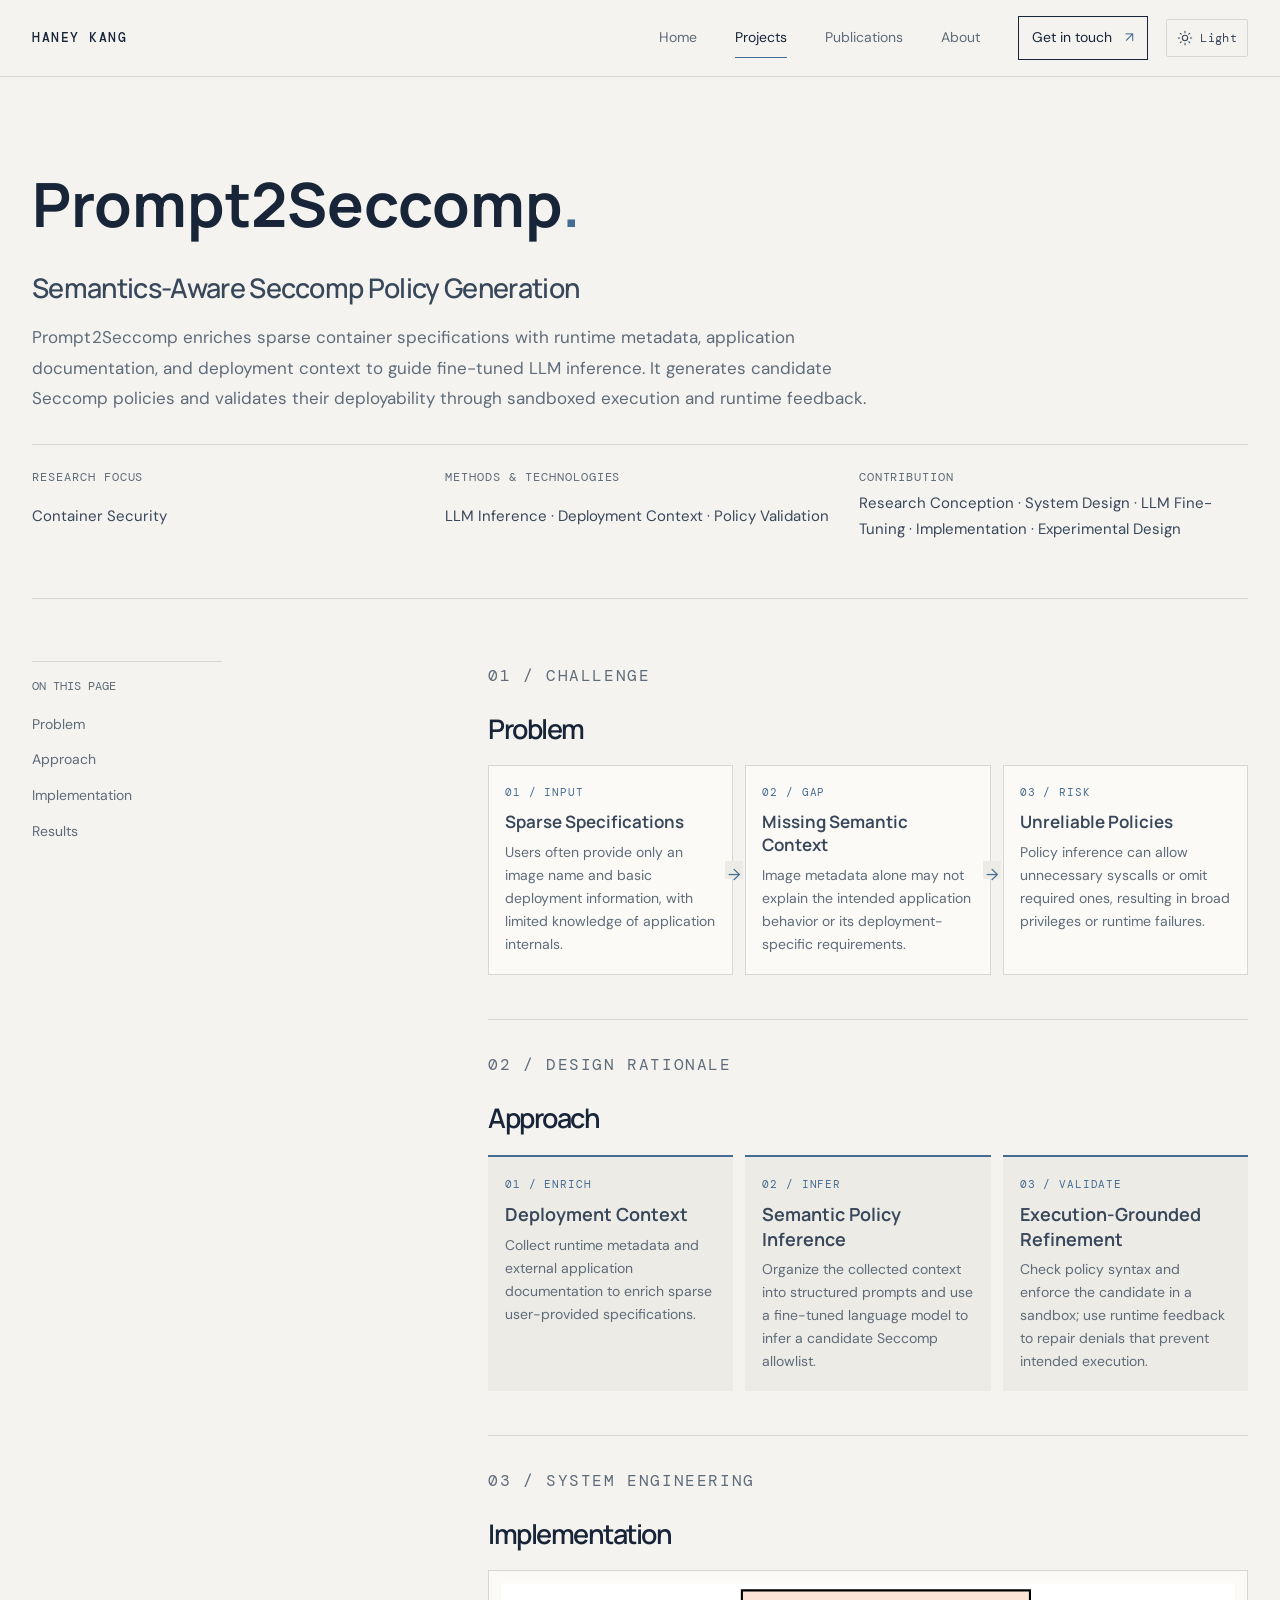
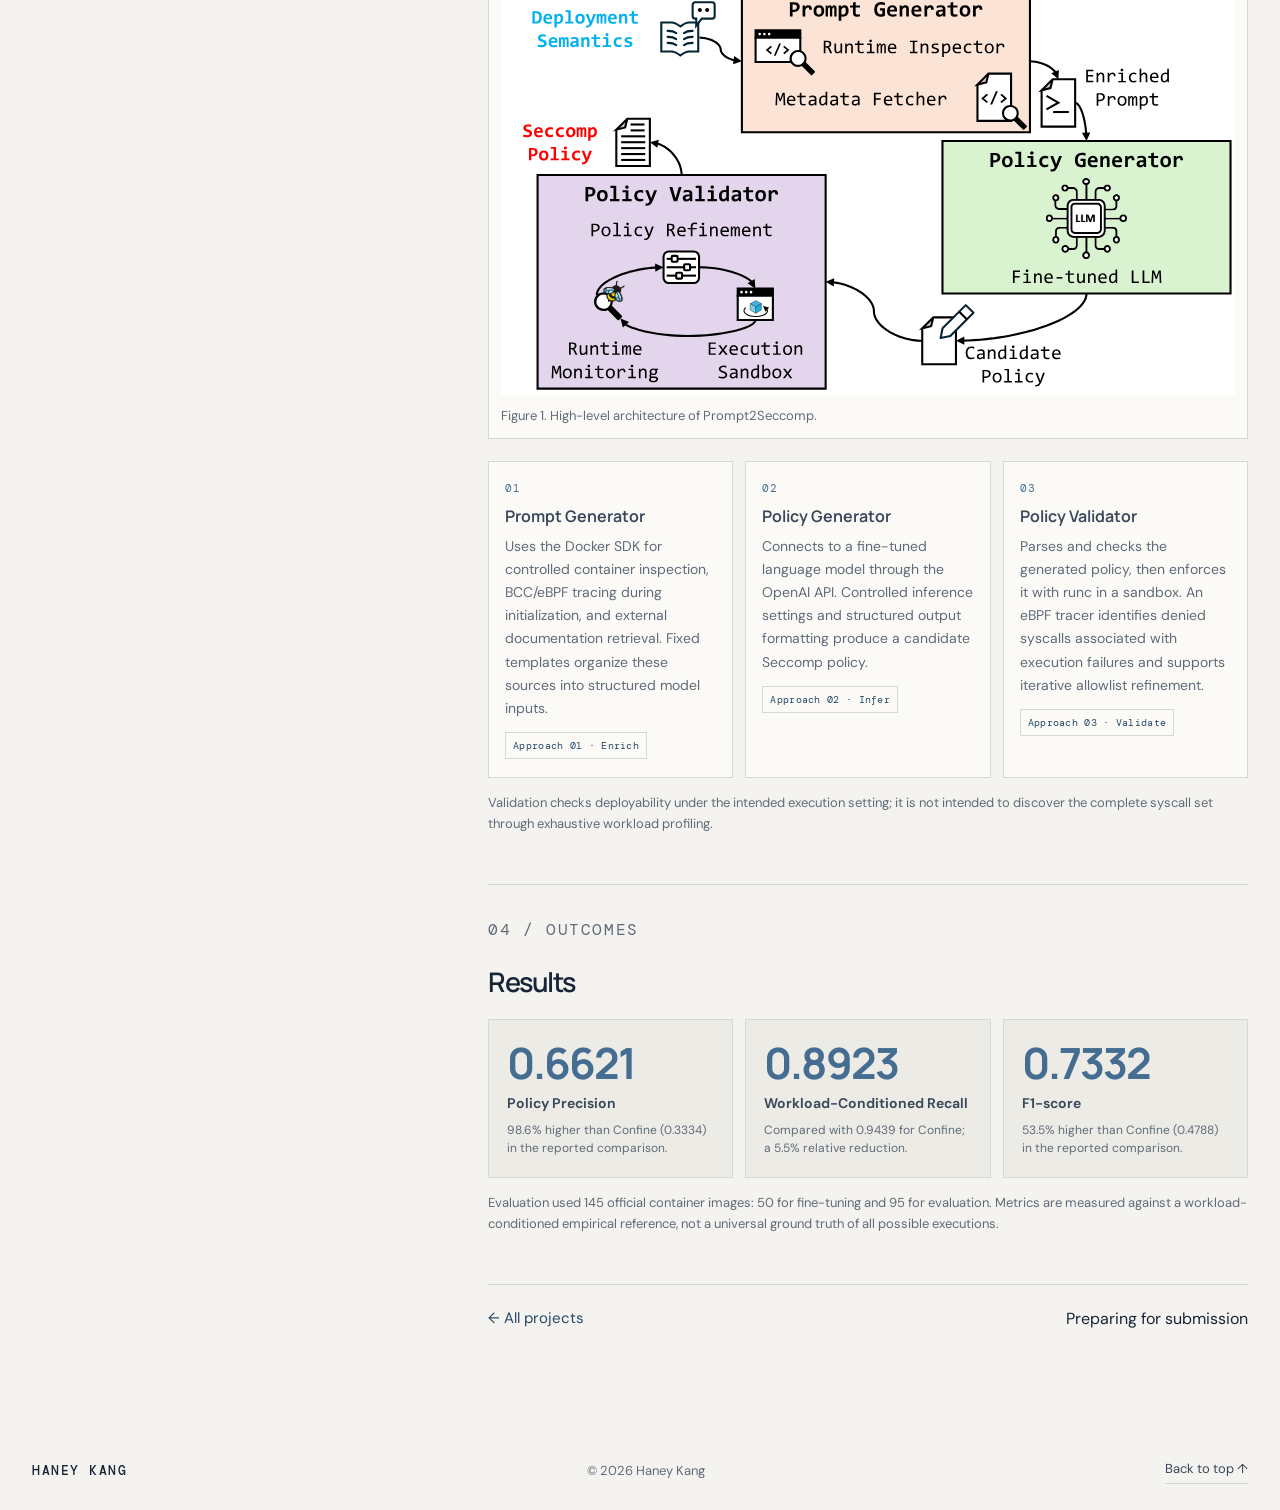
<file: projects/prompt2seccomp.html>
<!doctype html>
<html lang="en">
    <head>
        <meta charset="utf-8"><meta name="viewport" content="width=device-width, initial-scale=1">
        <meta name="description" content="Prompt2Seccomp: semantics-aware Seccomp policy generation for containers.">
        <meta name="theme-color" content="#f4f3ef">
        <script>(() => { try { const t = localStorage.getItem('haney-kang-theme'); if (t === 'light' || t === 'dark') document.documentElement.dataset.theme = t; } catch (_) {} })();</script>
        <title>Haney Kang — Prompt2Seccomp</title>
        <link rel="stylesheet" href="../assets/css/style.css">
        <link rel="stylesheet" href="../assets/css/portfolio-detail-overrides.css"><script src="../assets/js/main.js" defer></script>
    </head>

    <body>
        <a class="skip-link" href="#main">Skip to content</a>
        <header class="site-header">
            <div class="header-inner">
                <a class="brand" href="../index.html#top" aria-label="Haney Kang — home">
                    <span class="brand-name">HANEY KANG</span>
                </a>
                <div class="header-controls">
                    <nav class="primary-nav" id="primary-nav" aria-label="Main navigation">
                        <a class="nav-link" href="../index.html#top">Home</a>
                        <a class="nav-link active" href="../index.html#projects" aria-current="location">Projects</a>
                        <a class="nav-link" href="../index.html#publications">Publications</a>
                        <a class="nav-link" href="../index.html#about">About</a>
                        <a class="nav-contact" href="../index.html#contact">Get in touch <span>↗</span></a>
                    </nav>
                    <button class="theme-toggle" type="button" aria-label="Switch theme" aria-pressed="false" title="Switch theme">
                        <svg class="theme-icon icon-sun" viewBox="0 0 24 24" aria-hidden="true">
                            <circle cx="12" cy="12" r="4"></circle>
                            <path d="M12 2v2m0 16v2M4.93 4.93l1.42 1.42m11.3 11.3 1.42 1.42M2 12h2m16 0h2M4.93 19.07l1.42-1.42m11.3-11.3 1.42-1.42"></path>
                        </svg>
                        <svg class="theme-icon icon-moon" viewBox="0 0 24 24" aria-hidden="true">
                            <path d="M20.2 15.4A8.5 8.5 0 0 1 8.6 3.8 8.6 8.6 0 1 0 20.2 15.4Z"></path>
                        </svg>
                        <span class="theme-toggle-label">Theme</span>
                    </button>
                    <button class="menu-toggle" type="button" aria-expanded="false" aria-controls="primary-nav" aria-label="Toggle navigation">
                        <span class="menu-toggle-lines" aria-hidden="true"></span>
                    </button>
                </div>
            </div>
        </header>

        <main id="main">
            <section class="detail-hero section-shell" aria-labelledby="project-title">
                <h1 id="project-title">Prompt2Seccomp<span class="heading-period">.</span></h1>
                <h2>Semantics-Aware Seccomp Policy Generation</h2>
                <p class="detail-summary">Prompt2Seccomp enriches sparse container specifications with runtime metadata, application documentation, and deployment context to guide fine-tuned LLM inference. It generates candidate Seccomp policies and validates their deployability through sandboxed execution and runtime feedback.</p>
                <div class="detail-meta">
                    <div>
                        <span>Research Focus</span>
                        <span>Container Security</span>
                    </div>
                    <div>
                        <span>Methods &amp; Technologies</span>
                        <span>LLM Inference · Deployment Context · Policy Validation</span>
                    </div>
                    <div>
                        <span>Contribution</span>
                        <span>Research Conception · System Design · LLM Fine-Tuning · Implementation · Experimental Design</span>
                    </div>
                </div>
            </section>
            <div class="detail-content section-shell">
                <aside class="detail-sidebar" aria-label="On this page">
                    <span>ON THIS PAGE</span>
                    <a href="#problem">Problem</a>
                    <a href="#approach">Approach</a>
                    <a href="#implementation">Implementation</a>
                    <a href="#results">Results</a>
                </aside>
                <div class="detail-main">
                    <section class="detail-section" id="problem">
                        <p class="eyebrow">01 / CHALLENGE</p>
                        <h2>Problem</h2>
                        <div class="problem-flow">
                            <article class="problem-step">
                                <span class="problem-step-index">01 / INPUT</span>
                                <h3>Sparse Specifications</h3>
                                <p>Users often provide only an image name and basic deployment information, with limited knowledge of application internals.</p>
                            </article>
                            <article class="problem-step">
                                <span class="problem-step-index">02 / GAP</span>
                                <h3>Missing Semantic Context</h3>
                                <p>Image metadata alone may not explain the intended application behavior or its deployment-specific requirements.</p>
                            </article>
                            <article class="problem-step">
                                <span class="problem-step-index">03 / RISK</span>
                                <h3>Unreliable Policies</h3>
                                <p>Policy inference can allow unnecessary syscalls or omit required ones, resulting in broad privileges or runtime failures.</p>
                            </article>
                        </div>
                    </section>
                    <section class="detail-section" id="approach">
                        <p class="eyebrow">02 / DESIGN RATIONALE</p>
                        <h2>Approach</h2>
                        <div class="approach-grid">
                            <article class="approach-card">
                                <span class="approach-step-index">01 / ENRICH</span>
                                <h3>Deployment Context</h3>
                                <p>Collect runtime metadata and external application documentation to enrich sparse user-provided specifications.</p>
                            </article>
                            <article class="approach-card">
                                <span class="approach-step-index">02 / INFER</span>
                                <h3>Semantic Policy Inference</h3>
                                <p>Organize the collected context into structured prompts and use a fine-tuned language model to infer a candidate Seccomp allowlist.</p>
                            </article>
                            <article class="approach-card">
                                <span class="approach-step-index">03 / VALIDATE</span>
                                <h3>Execution-Grounded Refinement</h3>
                                <p>Check policy syntax and enforce the candidate in a sandbox; use runtime feedback to repair denials that prevent intended execution.</p>
                            </article>
                        </div>
                    </section>
                    <section class="detail-section" id="implementation">
                        <p class="eyebrow">03 / SYSTEM ENGINEERING</p>
                        <h2>Implementation</h2>
                        <figure class="detail-figure">
                            <img src="../assets/images/prompt2seccomp.svg" alt="Prompt2Seccomp architecture showing Prompt Generator, Policy Generator, and Policy Validator." width="718" height="404" loading="lazy">
                            <figcaption>Figure 1. High-level architecture of Prompt2Seccomp.</figcaption>
                        </figure>
                        <div class="implementation-grid">
                            <article class="implementation-card">
                                <span class="implementation-index">01</span>
                                <h3>Prompt Generator</h3>
                                <p>Uses the Docker SDK for controlled container inspection, BCC/eBPF tracing during initialization, and external documentation retrieval. Fixed templates organize these sources into structured model inputs.</p>
                                <span class="approach-reference">Approach 01 · Enrich</span>
                            </article>
                            <article class="implementation-card">
                                <span class="implementation-index">02</span>
                                <h3>Policy Generator</h3>
                                <p>Connects to a fine-tuned language model through the OpenAI API. Controlled inference settings and structured output formatting produce a candidate Seccomp policy.</p>
                                <span class="approach-reference">Approach 02 · Infer</span>
                            </article>
                            <article class="implementation-card">
                                <span class="implementation-index">03</span>
                                <h3>Policy Validator</h3>
                                <p>Parses and checks the generated policy, then enforces it with runc in a sandbox. An eBPF tracer identifies denied syscalls associated with execution failures and supports iterative allowlist refinement.</p>
                                <span class="approach-reference">Approach 03 · Validate</span>
                            </article>
                        </div>
                        <p class="detail-note">Validation checks deployability under the intended execution setting; it is not intended to discover the complete syscall set through exhaustive workload profiling.</p>
                    </section>
                    <section class="detail-section" id="results">
                        <p class="eyebrow">04 / OUTCOMES</p>
                        <h2>Results</h2>
                        <div class="results-grid">
                            <article class="result-card">
                                <span class="result-value">0.6621</span>
                                <span class="result-label">Policy Precision</span>
                                <span class="result-note">98.6% higher than Confine (0.3334) in the reported comparison.</span>
                            </article>
                            <article class="result-card">
                                <span class="result-value">0.8923</span>
                                <span class="result-label">Workload-Conditioned Recall</span>
                                <span class="result-note">Compared with 0.9439 for Confine; a 5.5% relative reduction.</span>
                            </article>
                            <article class="result-card">
                                <span class="result-value">0.7332</span>
                                <span class="result-label">F1-score</span>
                                <span class="result-note">53.5% higher than Confine (0.4788) in the reported comparison.</span>
                            </article>
                        </div>
                        <p class="detail-note">Evaluation used 145 official container images: 50 for fine-tuning and 95 for evaluation. Metrics are measured against a workload-conditioned empirical reference, not a universal ground truth of all possible executions.</p>
                    </section>
                    <div class="detail-footer">
                        <a href="../index.html#projects">← All projects</a>
                        <span>Preparing for submission</span>
                    </div>
                </div>
            </div>
        </main>
        <footer class="site-footer section-shell">
            <a class="footer-brand" href="../index.html#top">HANEY KANG</a>
            <span>© 2026 Haney Kang</span>
            <a class="back-top" href="#main">Back to top ↑</a>
        </footer>
    </body>
</html>
</file>
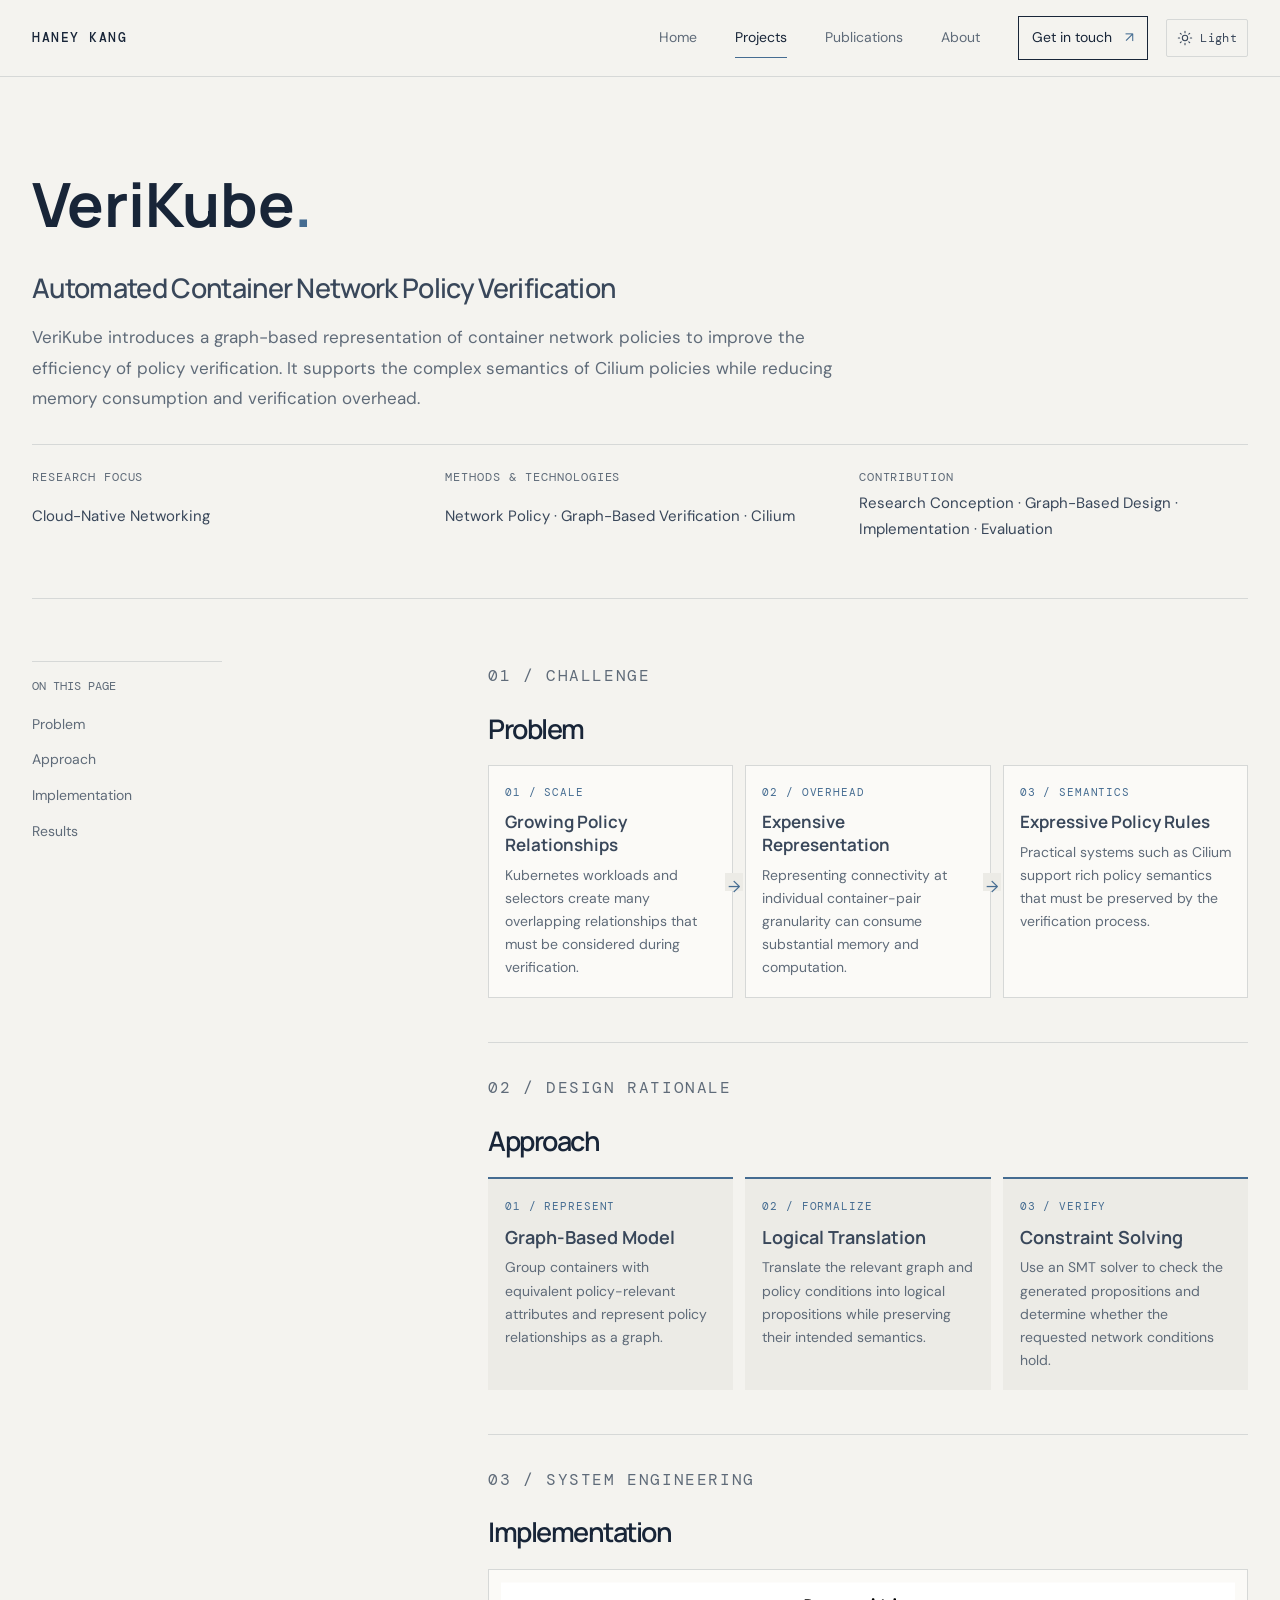
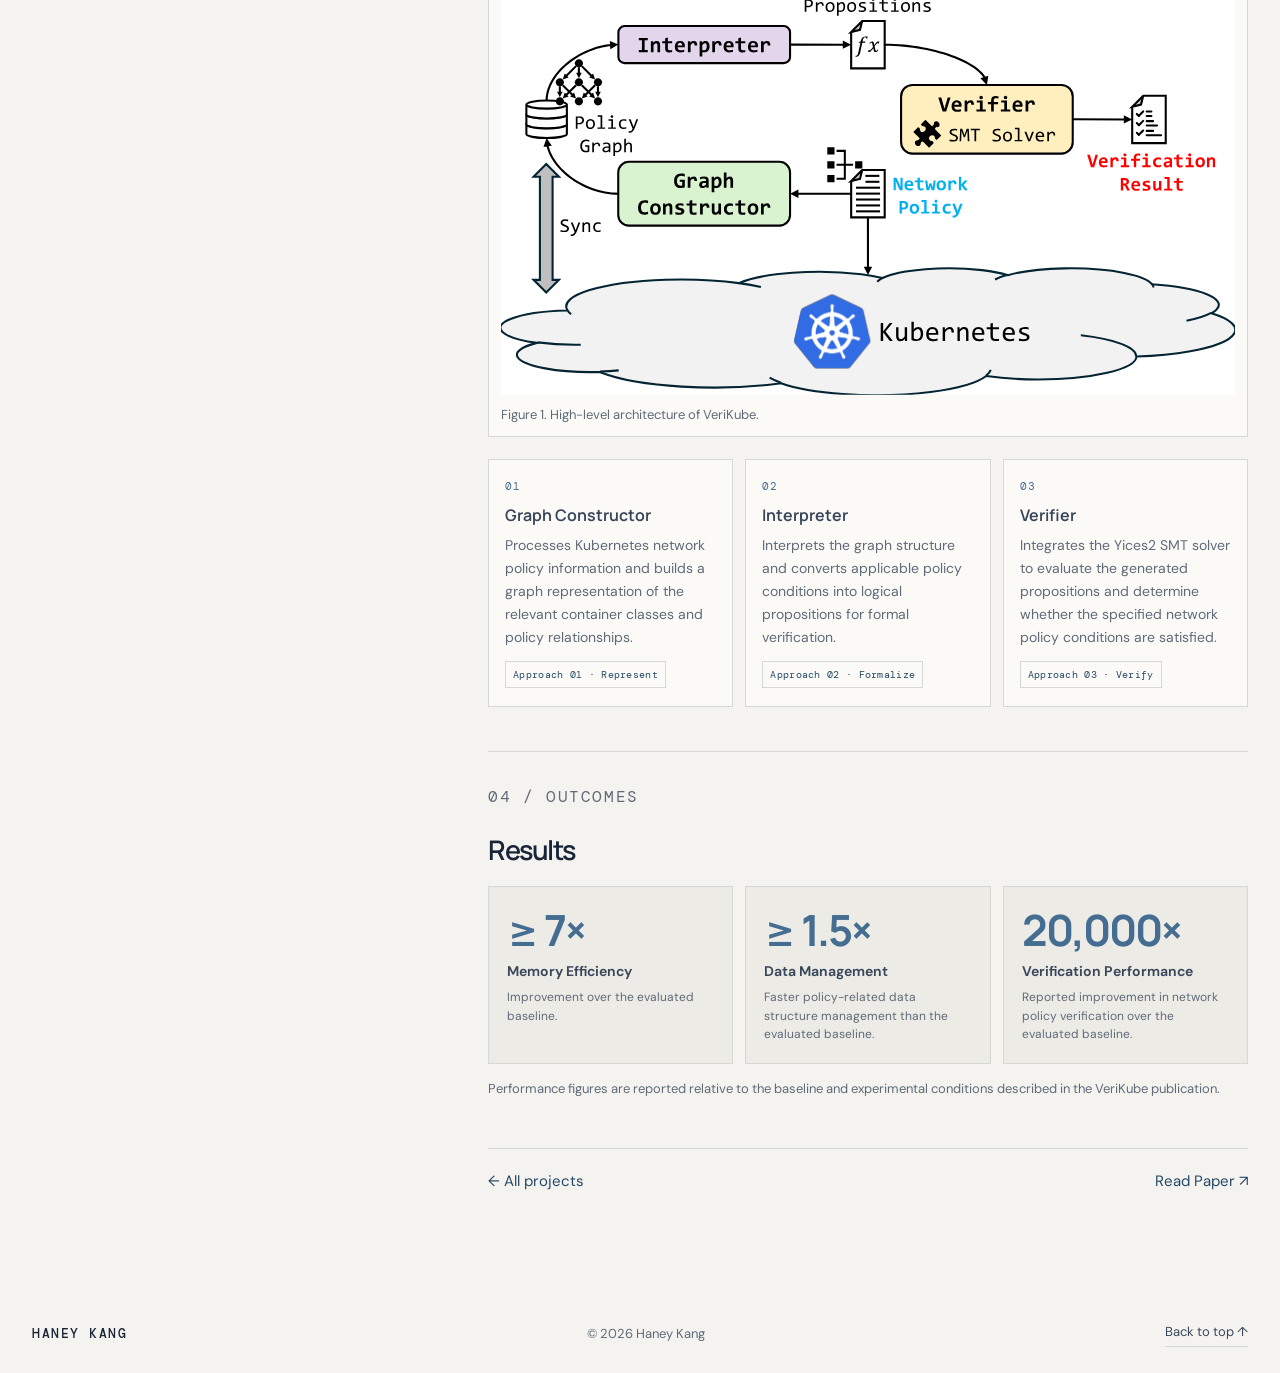
<file: projects/verikube.html>
<!doctype html>
<html lang="en">
    <head>
        <meta charset="utf-8">
        <meta name="viewport" content="width=device-width, initial-scale=1">
        <meta name="description" content="VeriKube: graph-based verification for container network policies.">
        <meta name="theme-color" content="#f4f3ef">
        <script>(() => { try { const t = localStorage.getItem('haney-kang-theme'); if (t === 'light' || t === 'dark') document.documentElement.dataset.theme = t; } catch (_) {} })();</script>
        <title>Haney Kang — VeriKube</title>
        <link rel="stylesheet" href="../assets/css/style.css">
        <link rel="stylesheet" href="../assets/css/portfolio-detail-overrides.css">
        <script src="../assets/js/main.js" defer></script>
    </head>
    <body>
        <a class="skip-link" href="#main">Skip to content</a>
        <header class="site-header">
            <div class="header-inner">
                <a class="brand" href="../index.html#top" aria-label="Haney Kang — home">
                    <span class="brand-name">HANEY KANG</span>
                </a>
                <div class="header-controls">
                    <nav class="primary-nav" id="primary-nav" aria-label="Main navigation">
                        <a class="nav-link" href="../index.html#top">Home</a>
                        <a class="nav-link active" href="../index.html#projects" aria-current="location">Projects</a>
                        <a class="nav-link" href="../index.html#publications">Publications</a>
                        <a class="nav-link" href="../index.html#about">About</a>
                        <a class="nav-contact" href="../index.html#contact">Get in touch <span>↗</span></a>
                    </nav>
                    <button class="theme-toggle" type="button" aria-label="Switch theme" aria-pressed="false" title="Switch theme">
                        <svg class="theme-icon icon-sun" viewBox="0 0 24 24" aria-hidden="true">
                            <circle cx="12" cy="12" r="4"></circle>
                            <path d="M12 2v2m0 16v2M4.93 4.93l1.42 1.42m11.3 11.3 1.42 1.42M2 12h2m16 0h2M4.93 19.07l1.42-1.42m11.3-11.3 1.42-1.42"></path>
                        </svg>
                        <svg class="theme-icon icon-moon" viewBox="0 0 24 24" aria-hidden="true">
                            <path d="M20.2 15.4A8.5 8.5 0 0 1 8.6 3.8 8.6 8.6 0 1 0 20.2 15.4Z"></path>
                        </svg>
                        <span class="theme-toggle-label">Theme</span>
                    </button>
                    <button class="menu-toggle" type="button" aria-expanded="false" aria-controls="primary-nav" aria-label="Toggle navigation">
                        <span class="menu-toggle-lines" aria-hidden="true"></span>
                    </button>
                </div>
            </div>
        </header>

        <main id="main">
            <section class="detail-hero section-shell" aria-labelledby="project-title">
                <h1 id="project-title">VeriKube<span class="heading-period">.</span></h1>
                <h2>Automated Container Network Policy Verification</h2>
                <p class="detail-summary">VeriKube introduces a graph-based representation of container network policies to improve the efficiency of policy verification. It supports the complex semantics of Cilium policies while reducing memory consumption and verification overhead.</p>
                <div class="detail-meta">
                    <div>
                        <span>Research Focus</span>
                        <span>Cloud-Native Networking</span>
                    </div>
                    <div>
                        <span>Methods &amp; Technologies</span>
                        <span>Network Policy · Graph-Based Verification · Cilium</span>
                    </div>
                    <div>
                        <span>Contribution</span>
                        <span>Research Conception · Graph-Based Design · Implementation · Evaluation</span>
                    </div>
                </div>
            </section>
            <div class="detail-content section-shell">
                <aside class="detail-sidebar" aria-label="On this page">
                    <span>ON THIS PAGE</span>
                    <a href="#problem">Problem</a>
                    <a href="#approach">Approach</a>
                    <a href="#implementation">Implementation</a>
                    <a href="#results">Results</a>
                </aside>
                <div class="detail-main">
                    <section class="detail-section" id="problem">
                        <p class="eyebrow">01 / CHALLENGE</p>
                        <h2>Problem</h2>
                        <div class="problem-flow">
                            <article class="problem-step">
                                <span class="problem-step-index">01 / SCALE</span>
                                <h3>Growing Policy Relationships</h3>
                                <p>Kubernetes workloads and selectors create many overlapping relationships that must be considered during verification.</p>
                            </article>
                            <article class="problem-step">
                                <span class="problem-step-index">02 / OVERHEAD</span>
                                <h3>Expensive Representation</h3>
                                <p>Representing connectivity at individual container-pair granularity can consume substantial memory and computation.</p>
                            </article>
                            <article class="problem-step">
                                <span class="problem-step-index">03 / SEMANTICS</span>
                                <h3>Expressive Policy Rules</h3>
                                <p>Practical systems such as Cilium support rich policy semantics that must be preserved by the verification process.</p>
                            </article>
                        </div>
                    </section>
                    <section class="detail-section" id="approach">
                        <p class="eyebrow">02 / DESIGN RATIONALE</p>
                        <h2>Approach</h2>
                        <div class="approach-grid">
                            <article class="approach-card">
                                <span class="approach-step-index">01 / REPRESENT</span>
                                <h3>Graph-Based Model</h3>
                                <p>Group containers with equivalent policy-relevant attributes and represent policy relationships as a graph.</p>
                            </article>
                            <article class="approach-card">
                                <span class="approach-step-index">02 / FORMALIZE</span>
                                <h3>Logical Translation</h3>
                                <p>Translate the relevant graph and policy conditions into logical propositions while preserving their intended semantics.</p>
                            </article>
                            <article class="approach-card">
                                <span class="approach-step-index">03 / VERIFY</span>
                                <h3>Constraint Solving</h3>
                                <p>Use an SMT solver to check the generated propositions and determine whether the requested network conditions hold.</p>
                            </article>
                        </div>
                    </section>
                    <section class="detail-section" id="implementation">
                        <p class="eyebrow">03 / SYSTEM ENGINEERING</p>
                        <h2>Implementation</h2>
                        <figure class="detail-figure">
                            <img src="../assets/images/verikube.svg" alt="VeriKube architecture showing a Policy Graph Constructor, Interpreter, Verifier, and Kubernetes network policies." width="718" height="404" loading="lazy">
                                <figcaption>Figure 1. High-level architecture of VeriKube.</figcaption>
                        </figure>
                        <div class="implementation-grid">
                            <article class="implementation-card">
                                <span class="implementation-index">01</span>
                                <h3>Graph Constructor</h3>
                                <p>Processes Kubernetes network policy information and builds a graph representation of the relevant container classes and policy relationships.</p>
                                <span class="approach-reference">Approach 01 · Represent</span>
                            </article>
                            <article class="implementation-card">
                                <span class="implementation-index">02</span>
                                <h3>Interpreter</h3>
                                <p>Interprets the graph structure and converts applicable policy conditions into logical propositions for formal verification.</p>
                                <span class="approach-reference">Approach 02 · Formalize</span>
                            </article>
                            <article class="implementation-card">
                                <span class="implementation-index">03</span>
                                <h3>Verifier</h3>
                                <p>Integrates the Yices2 SMT solver to evaluate the generated propositions and determine whether the specified network policy conditions are satisfied.</p>
                                <span class="approach-reference">Approach 03 · Verify</span>
                            </article>
                        </div>
                    </section>
                    <section class="detail-section" id="results">
                        <p class="eyebrow">04 / OUTCOMES</p>
                        <h2>Results</h2>
                        <div class="results-grid">
                            <article class="result-card">
                                <span class="result-value">≥ 7×</span>
                                <span class="result-label">Memory Efficiency</span>
                                <span class="result-note">Improvement over the evaluated baseline.</span>
                            </article>
                            <article class="result-card">
                                <span class="result-value">≥ 1.5×</span>
                                <span class="result-label">Data Management</span>
                                <span class="result-note">Faster policy-related data structure management than the evaluated baseline.</span>
                            </article>
                            <article class="result-card">
                                <span class="result-value">20,000×</span>
                                <span class="result-label">Verification Performance</span>
                                <span class="result-note">Reported improvement in network policy verification over the evaluated baseline.</span>
                            </article>
                        </div>
                        <p class="detail-note">Performance figures are reported relative to the baseline and experimental conditions described in the VeriKube publication.</p>
                    </section>
                    <div class="detail-footer">
                        <a href="../index.html#projects">← All projects</a>
                        <a href="https://www.jstage.jst.go.jp/article/transinf/E105.D/12/E105.D_2022EDL8046/_pdf/-char/en" target="_blank" rel="noopener noreferrer">Read Paper ↗</a>
                    </div>
                </div>
            </div>
        </main>

        <footer class="site-footer section-shell">
            <a class="footer-brand" href="../index.html#top">HANEY KANG</a>
            <span>© 2026 Haney Kang</span>
            <a class="back-top" href="#main">Back to top ↑</a>
        </footer>
    </body>
</html>
</file>
<file: assets/css/style.css>
@import url('https://fonts.googleapis.com/css2?family=DM+Mono:wght@400;500&family=DM+Sans:wght@400;500;600;700&family=Manrope:wght@400;500;600;700;800&display=swap');

/* --------------------------------------------------------------------------
   Theme tokens
   -------------------------------------------------------------------------- */
:root {
  color-scheme: light;
  --paper: #f4f3ef;
  --paper-deep: #ecebe6;
  --surface: #fbfaf7;
  --ink: #182538;
  --ink-soft: #39475a;
  --muted: #5f6b79;
  --line: #d6d8d7;
  --blue: #456c91;
  --blue-dark: #254967;
  --blue-pale: #e2e9ed;
  --sage: #dce4e0;
  --white: #fffefa;
  --card-border: #deded8;
  --mono: 'DM Mono', 'SFMono-Regular', Consolas, monospace;
  --sans: 'DM Sans', -apple-system, BlinkMacSystemFont, 'Segoe UI', sans-serif;
  --display: 'Manrope', var(--sans);
  --shell: 1280px;
  --radius: 4px;
}

html[data-theme="dark"] {
  color-scheme: dark;
  --paper: #111922;
  --paper-deep: #17222d;
  --surface: #1b2834;
  --ink: #e8eef3;
  --ink-soft: #c5d0db;
  --muted: #a0afbd;
  --line: #354555;
  --blue: #8db6d5;
  --blue-dark: #b0cce0;
  --blue-pale: #2b4152;
  --sage: #263a37;
  --white: #f3f6f8;
  --card-border: #354555;
}

/* --------------------------------------------------------------------------
   Base and accessibility
   -------------------------------------------------------------------------- */
*,
*::before,
*::after {
  box-sizing: border-box;
}

html {
  scroll-behavior: smooth;
  scroll-padding-top: 96px;
}

body {
  margin: 0;
  background: var(--paper);
  color: var(--ink);
  font-family: var(--sans);
  font-size: 16px;
  line-height: 1.7;
  -webkit-font-smoothing: antialiased;
  text-rendering: optimizeLegibility;
}

a {
  color: inherit;
  text-decoration: none;
}

button {
  font: inherit;
}

img,
svg {
  max-width: 100%;
}

::selection {
  background: #d2e0e9;
  color: var(--ink);
}

.skip-link {
  position: absolute;
  z-index: 1000;
  top: -80px;
  left: 16px;
  padding: 10px 14px;
  background: var(--ink);
  color: var(--paper);
}

.skip-link:focus {
  top: 16px;
}

.sr-only {
  position: absolute;
  width: 1px;
  height: 1px;
  padding: 0;
  margin: -1px;
  overflow: hidden;
  clip: rect(0, 0, 0, 0);
  white-space: nowrap;
  border: 0;
}

.section-shell,
.header-inner {
  width: min(var(--shell), calc(100% - 64px));
  margin-inline: auto;
}

h1,
h2,
h3,
h4,
p {
  margin-top: 0;
}

h1,
h2,
h3,
h4 {
  font-family: var(--display);
}

/* --------------------------------------------------------------------------
   Header and navigation
   -------------------------------------------------------------------------- */
.site-header {
  position: sticky;
  z-index: 50;
  top: 0;
  background: var(--paper);
  border-bottom: 1px solid var(--line);
  backdrop-filter: blur(14px);
}

.header-inner {
  min-height: 76px;
  display: flex;
  align-items: center;
  justify-content: space-between;
  gap: 30px;
}

.brand {
  display: inline-flex;
  align-items: center;
  min-width: max-content;
}

.brand-name,
.footer-brand {
  color: var(--ink);
  font-family: var(--mono);
  font-size: 13px;
  font-weight: 500;
  letter-spacing: .12em;
}

.header-controls {
  display: flex;
  align-items: center;
  gap: 18px;
}

.primary-nav {
  display: flex;
  align-items: center;
  gap: clamp(18px, 3vw, 38px);
}

.nav-link {
  position: relative;
  color: var(--muted);
  font-size: 14px;
  transition: color .18s ease;
}

.nav-link::after {
  position: absolute;
  right: 0;
  bottom: -8px;
  left: 0;
  width: 0;
  height: 1px;
  background: var(--blue);
  content: '';
  transition: width .18s ease;
}

.nav-link:hover,
.nav-link.active {
  color: var(--ink);
}

.nav-link:hover::after,
.nav-link.active::after {
  width: 100%;
}

.nav-contact {
  padding: 9px 13px;
  border: 1px solid var(--ink);
  font-size: 14px;
  transition: background .18s ease, color .18s ease;
}

.nav-contact span {
  margin-left: 9px;
  color: var(--blue);
}

.nav-contact:hover {
  background: var(--ink);
  color: var(--paper);
}

.nav-contact:hover span {
  color: var(--paper);
}

.theme-toggle {
  display: inline-flex;
  min-height: 38px;
  align-items: center;
  justify-content: center;
  gap: 7px;
  padding: 7px 10px;
  border: 1px solid var(--line);
  border-radius: 2px;
  background: transparent;
  color: var(--ink-soft);
  cursor: pointer;
  font-family: var(--mono);
  font-size: 12px;
  letter-spacing: .03em;
  transition: color .18s ease, background .18s ease, border-color .18s ease;
}

.theme-toggle:hover {
  border-color: var(--blue);
  background: var(--surface);
  color: var(--ink);
}

.theme-icon {
  width: 16px;
  height: 16px;
  fill: none;
  stroke: currentColor;
  stroke-width: 1.6;
  stroke-linecap: round;
  stroke-linejoin: round;
}

.theme-toggle .icon-moon,
.menu-toggle {
  display: none;
}

html[data-theme="dark"] .theme-toggle .icon-sun {
  display: none;
}

html[data-theme="dark"] .theme-toggle .icon-moon {
  display: block;
}

.theme-toggle:focus-visible,
.menu-toggle:focus-visible,
a:focus-visible {
  outline: 2px solid var(--blue);
  outline-offset: 3px;
}

/* --------------------------------------------------------------------------
   Home: profile and contact
   -------------------------------------------------------------------------- */
.home-section {
  padding-top: 64px;
  padding-bottom: 96px;
}

.profile-contact {
  display: grid;
  grid-template-columns: minmax(0, 1fr) minmax(0, 1fr);
  align-items: center;
  gap: clamp(48px, 8vw, 112px);
  padding-bottom: 72px;
}

.profile-panel {
  min-width: 0;
  display: flex;
  flex-direction: column;
  align-items: center;
}

.profile-stage {
  position: relative;
  display: grid;
  width: min(100%, 360px);
  aspect-ratio: 1 / 1;
  place-items: center;
  margin-inline: auto;
  isolation: isolate;
}

.profile-orbit {
  position: absolute;
  display: block;
  border: 1px solid rgb(69 108 145 / 18%);
  border-radius: 50%;
  pointer-events: none;
}

.profile-orbit-outer {
  inset: 3.5%;
  border-style: dashed;
  opacity: .7;
}

.profile-orbit-inner {
  inset: 10%;
  border-color: rgb(69 108 145 / 24%);
}

.profile-photo-frame {
  position: relative;
  z-index: 2;
  width: 70%;
  aspect-ratio: 1 / 1;
  overflow: hidden;
  border: 7px solid var(--surface);
  border-radius: 50%;
  background: var(--blue-pale);
  box-shadow: 0 18px 48px rgb(24 37 56 / 14%);
}

.profile-photo {
  display: block;
  width: 100%;
  height: 100%;
  border-radius: 50%;
  object-fit: cover;
  object-position: center 36%;
}

.profile-accent {
  position: absolute;
  z-index: 1;
  display: block;
  border-radius: 50%;
  pointer-events: none;
}

.profile-accent-one {
  top: 17%;
  right: 13%;
  width: 17px;
  height: 17px;
  background: #7eaa99;
  box-shadow: 0 0 0 7px rgb(126 170 153 / 13%);
}

.profile-accent-two {
  bottom: 19%;
  left: 12%;
  width: 9px;
  height: 9px;
  background: var(--blue);
  box-shadow: 0 0 0 6px rgb(69 108 145 / 12%);
}

html[data-theme="dark"] .profile-orbit {
  border-color: rgb(141 182 213 / 24%);
}

html[data-theme="dark"] .profile-photo-frame {
  border-color: var(--surface);
  box-shadow: 0 18px 48px rgb(0 0 0 / 30%);
}

.profile-caption {
  display: grid;
  width: min(100%, 350px);
  gap: 3px;
  margin: 4px auto 0;
  padding: 4px 8px 14px;
  border-bottom: 1px solid var(--line);
  text-align: center;
}

.profile-caption-name {
  color: var(--ink);
  font-family: var(--display);
  font-size: 25px;
  font-weight: 650;
  letter-spacing: -.035em;
  line-height: 1.3;
}

.profile-caption-role {
  color: var(--blue-dark);
  font-family: var(--mono);
  font-size: 13px;
  letter-spacing: .08em;
  text-transform: uppercase;
}

.profile-caption-detail {
  color: var(--muted);
  font-size: 16px;
}

/* Contact icon and text are both inside each link. The text is hidden at
   narrower widths, leaving the icon itself as the linked control. */
.contact-panel {
  min-width: 0;
  width: 100%;
}

.contact-links {
  display: grid;
  gap: 0;
  border-top: 1px solid var(--line);
}

.contact-links > .resume-link {
    grid-column: 1 / -1;
}

.contact-link {
  display: grid;
  grid-template-columns: 44px minmax(0, 1fr);
  min-width: 0;
  align-items: center;
  gap: 17px;
  padding: 17px 2px;
  border-bottom: 1px solid var(--line);
  color: var(--ink-soft);
  transition: color .18s ease, border-color .18s ease;
}

.contact-link:hover {
  color: var(--blue-dark);
}

.contact-icon {
  display: grid;
  width: 42px;
  height: 42px;
  place-items: center;
  border: 1px solid var(--line);
  color: var(--blue-dark);
  transition: background .18s ease, border-color .18s ease, transform .18s ease;
}

.contact-link:hover .contact-icon {
  transform: translateY(-2px);
  border-color: var(--blue);
  background: var(--surface);
}

.contact-icon svg {
  display: block;
  width: 21px;
  height: 21px;
  fill: none;
  stroke: currentColor;
  stroke-width: 1.6;
  stroke-linecap: round;
  stroke-linejoin: round;
}

.contact-link:nth-child(2) .contact-icon svg,
.contact-link:nth-child(3) .contact-icon svg {
  fill: currentColor;
  stroke: none;
}

.contact-value {
  min-width: 0;
  overflow-wrap: anywhere;
  color: inherit;
  font-size: 16px;
  line-height: 1.5;
}

/* --------------------------------------------------------------------------
   Home: introduction
   -------------------------------------------------------------------------- */
.intro-section {
  border-top: 1px solid var(--line);
  border-bottom: 1px solid var(--line);
  background: var(--paper-deep);
}

.intro-section .section {
  padding-top: 90px;
  padding-bottom: 90px;
}

.intro {
  padding-top: 8px;
}

.eyebrow,
.meta-label,
.publication-type,
.publication-year,
.side-label {
  font-family: var(--mono);
  font-size: 12px;
  letter-spacing: .1em;
  line-height: 1.5;
  text-transform: uppercase;
}

.eyebrow {
  display: flex;
  align-items: center;
  gap: 10px;
  margin: 0 0 22px;
  color: var(--blue);
}

.status-dot {
  width: 7px;
  height: 7px;
  flex: 0 0 auto;
  border-radius: 50%;
  background: #6b907c;
  box-shadow: 0 0 0 4px rgb(107 144 124 / 12%);
}

.intro-title {
  margin-bottom: 26px;
  font-size: clamp(44px, 6.2vw, 78px);
  font-weight: 600;
  letter-spacing: -.06em;
  line-height: 1.08;
}

.intro-line {
  display: block;
}

.headline-accent {
  color: var(--blue);
}

.intro-summary {
  max-width: 850px;
  margin-bottom: 30px;
  color: var(--muted);
  font-size: 18px;
  line-height: 1.85;
}

.intro-actions {
  display: flex;
  align-items: center;
  flex-wrap: wrap;
  gap: 25px;
}

.button {
  display: inline-flex;
  align-items: center;
  gap: 24px;
  padding: 13px 16px;
  font-size: 15px;
  font-weight: 600;
  transition: transform .18s ease, background .18s ease;
}

.button:hover {
  transform: translateY(-2px);
}

.button-primary {
  background: var(--ink);
  color: var(--paper);
}

.button-primary span {
  color: var(--blue);
  font-size: 19px;
}

.button-primary:hover {
  background: var(--blue-dark);
  color: var(--paper);
}

.text-link {
  padding-bottom: 5px;
  border-bottom: 1px solid var(--line);
  color: var(--ink-soft);
  font-size: 15px;
}

.text-link span {
  margin-left: 7px;
  color: var(--blue);
}

.intro-meta {
  display: flex;
  flex-wrap: wrap;
  gap: 54px;
  margin-top: 56px;
}

.intro-meta-group {
  display: grid;
  gap: 5px;
}

.meta-label {
  margin-bottom: 5px;
  color: var(--muted);
  font-size: 12px;
}

.intro-meta-group > span:not(.meta-label) {
  color: var(--ink-soft);
  font-size: 16px;
}

/* --------------------------------------------------------------------------
   Shared section headings and Projects
   -------------------------------------------------------------------------- */
.section {
  padding-top: 100px;
  padding-bottom: 100px;
}

.section-heading {
  display: flex;
  align-items: flex-start;
  justify-content: space-between;
  gap: 30px;
  margin-bottom: 42px;
}

.section-heading .eyebrow {
  margin-bottom: 13px;
}

.eyebrow-rule {
  display: inline-block;
  width: 32px;
  height: 1px;
  background: var(--line);
}

h2 {
  margin-bottom: 13px;
  font-size: clamp(38px, 4.3vw, 54px);
  font-weight: 600;
  letter-spacing: -.055em;
  line-height: 1.1;
}

.heading-period {
  color: var(--blue);
}

.section-lede {
  max-width: 760px;
  margin: 0;
  color: var(--muted);
  font-size: 16px;
  line-height: 1.8;
}

.project-grid {
  display: grid;
  grid-template-columns: repeat(2, minmax(0, 1fr));
  align-items: stretch;
  gap: 22px;
}

.project-card {
  min-width: 0;
  border: 1px solid var(--card-border);
  background: var(--surface);
  transition: border-color .22s ease, transform .22s ease, box-shadow .22s ease;
}

.project-card:hover {
  transform: translateY(-3px);
  border-color: var(--blue);
  box-shadow: 0 10px 24px rgb(24 37 56 / 7%);
}

.project-card-link {
  display: flex;
  height: 100%;
  flex-direction: column;
}

/* Figure regions are placeholders for now. Their final ratio will be set
   after the project-card layout and artwork are finalized. */
.project-visual {
  position: relative;
  width: 100%;
  aspect-ratio: 16 / 9;
  min-height: 0;
  overflow: hidden;
  background: var(--paper-deep);
}

/* Once project artwork is added, keep the complete diagram visible. */
.project-visual > img {
  display: block;
  width: 100%;
  height: 100%;
  object-fit: contain;
}

.visual-beacon {
  background: #e6eae7;
}

.visual-beacon::before,
.visual-beacon::after {
  position: absolute;
  top: 50%;
  left: 50%;
  border: 1px solid rgb(69 108 145 / 13%);
  border-radius: 50%;
  content: '';
  transform: translate(-50%, -50%);
  pointer-events: none;
}

.visual-beacon::before {
  width: 300px;
  height: 300px;
}

.visual-beacon::after {
  width: 220px;
  height: 220px;
}

.visual-prompt {
  background: #e7eaf0;
}

.visual-prompt::before {
  position: absolute;
  top: -85px;
  right: -70px;
  width: 260px;
  height: 260px;
  border: 1px solid rgb(69 108 145 / 13%);
  border-radius: 50%;
  content: '';
}

.visual-verikube {
  background: #e5e9ed;
}

.visual-verikube::before {
  position: absolute;
  right: 14%;
  bottom: -120px;
  width: 260px;
  height: 260px;
  border: 1px solid rgb(69 108 145 / 14%);
  border-radius: 50%;
  content: '';
}

.visual-archon {
  background: #e8e9e3;
}

.visual-archon::after {
  position: absolute;
  bottom: -125px;
  left: -95px;
  width: 250px;
  height: 250px;
  border: 1px solid rgb(69 108 145 / 12%);
  border-radius: 50%;
  content: '';
}

html[data-theme="dark"] .visual-beacon {
  background: #1d302f;
}

html[data-theme="dark"] .visual-beacon::before,
html[data-theme="dark"] .visual-beacon::after,
html[data-theme="dark"] .visual-prompt::before,
html[data-theme="dark"] .visual-verikube::before,
html[data-theme="dark"] .visual-archon::after {
  border-color: rgb(141 182 213 / 17%);
}

html[data-theme="dark"] .visual-prompt {
  background: #222d3d;
}

html[data-theme="dark"] .visual-verikube {
  background: #202f3a;
}

html[data-theme="dark"] .visual-archon {
  background: #29312f;
}

.project-card-body {
  display: flex;
  flex: 1;
  flex-direction: column;
  align-items: flex-start;
  padding: 25px 26px 24px;
}

.project-card h3 {
  margin-bottom: 7px;
  font-size: 27px;
  font-weight: 650;
  letter-spacing: -.04em;
  line-height: 1.2;
}

.project-card h4 {
  margin-bottom: 13px;
  color: var(--ink-soft);
  font-size: 17px;
  font-weight: 600;
  line-height: 1.45;
}

.project-card-body > p {
  max-width: 640px;
  margin-bottom: 19px;
  color: var(--muted);
  font-size: 16px;
  line-height: 1.8;
}

.tag-list {
  display: flex;
  flex-wrap: wrap;
  gap: 7px;
  margin-bottom: 23px;
}

.tag-list span {
  padding: 5px 9px;
  border: 1px solid var(--line);
  color: var(--muted);
  font-size: 13px;
  line-height: 1.5;
}

.card-cta {
  display: flex;
  width: 100%;
  align-items: center;
  justify-content: space-between;
  gap: 12px;
  margin-top: auto;
  padding-top: 14px;
  border-top: 1px solid var(--line);
  color: var(--ink-soft);
  font-size: 14px;
  font-weight: 600;
}

.card-cta span {
  color: var(--blue);
  font-size: 18px;
  transition: transform .2s ease;
}

.project-card:hover .card-cta span {
  transform: translateX(3px);
}

/* --------------------------------------------------------------------------
   Publications
   -------------------------------------------------------------------------- */
.publication-section {
  border-top: 1px solid var(--line);
  border-bottom: 1px solid var(--line);
  background: var(--paper-deep);
}

.publication-section .section {
  padding-top: 90px;
  padding-bottom: 90px;
}

.publication-list {
  border-top: 1px solid var(--line);
}

.publication-item {
  display: grid;
  grid-template-columns: 90px minmax(0, 1fr) 36px;
  align-items: start;
  gap: 24px;
  padding: 28px 0;
  border-bottom: 1px solid var(--line);
}

.publication-year {
  padding-top: 4px;
  color: var(--blue);
  font-size: 13px;
}

.publication-type {
  margin-bottom: 8px;
  color: var(--muted);
  font-size: 11px;
}

.publication-main h3 {
  margin-bottom: 5px;
  font-size: clamp(19px, 2vw, 23px);
  font-weight: 650;
  letter-spacing: -.03em;
  line-height: 1.45;
}

.publication-main > p {
  margin-bottom: 0;
  color: var(--muted);
  font-size: 16px;
  line-height: 1.6;
}

.publication-arrow {
  display: grid;
  width: 34px;
  height: 34px;
  place-items: center;
  color: var(--blue);
  font-size: 23px;
  line-height: 1;
  transition: transform .18s ease, color .18s ease;
}

.publication-arrow:hover {
  transform: translate(2px, -2px);
  color: var(--blue-dark);
}

.publication-no-link {
  grid-template-columns: 90px minmax(0, 1fr);
}

/* --------------------------------------------------------------------------
   About
   -------------------------------------------------------------------------- */
.about-layout {
  display: grid;
  grid-template-columns: minmax(0, 1.1fr) minmax(320px, .8fr);
  gap: clamp(50px, 9vw, 125px);
}

.about-intro {
  max-width: 700px;
}

.about-intro p {
  margin-bottom: 18px;
  color: var(--muted);
  font-size: 16px;
  line-height: 1.9;
}

.about-intro .about-lead {
  margin-bottom: 24px;
  color: var(--ink-soft);
  font-family: var(--display);
  font-size: clamp(23px, 2.6vw, 30px);
  font-weight: 500;
  letter-spacing: -.035em;
  line-height: 1.5;
}

.about-side {
  border-top: 1px solid var(--line);
}

.side-block {
  padding: 20px 0;
  border-bottom: 1px solid var(--line);
}

.side-label {
  display: block;
  margin-bottom: 12px;
  color: var(--muted);
  font-size: 12px;
}

.side-entry {
  display: grid;
  gap: 3px;
  font-size: 16px;
}

.side-entry strong {
  color: var(--ink);
  font-weight: 600;
}

.side-entry > span {
  color: var(--muted);
}

.side-entry .side-muted {
  margin-top: 4px;
  color: var(--muted);
  font-size: 14px;
}

.interest-summary {
  margin: 0;
  color: var(--muted);
  font-size: 16px;
  line-height: 1.8;
}

.interest-summary strong {
  color: var(--ink-soft);
  font-weight: 600;
}

.interest-list {
  display: flex;
  flex-wrap: wrap;
  gap: 7px;
}

.interest-list span {
  padding: 6px 9px;
  background: var(--paper-deep);
  color: var(--ink-soft);
  font-size: 14px;
  line-height: 1.5;
}

.subdued-tags span {
  border: 1px solid var(--line);
  background: transparent;
}

.resume-link {
  display: flex;
  align-items: center;
  gap: 13px;
  padding-top: 20px;
  color: var(--ink);
}

.resume-icon {
  display: grid;
  width: 38px;
  height: 38px;
  flex: 0 0 auto;
  place-items: center;
  border: 1px solid var(--line);
  color: var(--blue);
  font-size: 20px;
}

.resume-copy {
  display: grid;
  gap: 1px;
}

.resume-link strong {
  font-size: 15px;
  font-weight: 600;
}

.resume-link small {
  color: var(--muted);
  font-size: 14px;
}

.resume-arrow {
  margin-left: auto;
  color: var(--blue);
  font-size: 19px;
}

/* --------------------------------------------------------------------------
   Footer
   -------------------------------------------------------------------------- */
.site-footer {
  display: flex;
  min-height: 78px;
  align-items: center;
  justify-content: space-between;
  gap: 20px;
  color: var(--muted);
  font-size: 13px;
}

.footer-brand {
  color: var(--ink);
}

.back-top {
  padding-bottom: 3px;
  border-bottom: 1px solid var(--line);
  color: var(--ink-soft);
  font-size: 13px;
}

/* --------------------------------------------------------------------------
   Project detail pages
   -------------------------------------------------------------------------- */
.detail-hero {
  padding-top: 75px;
  padding-bottom: 56px;
  border-bottom: 1px solid var(--line);
}

.breadcrumb {
  display: flex;
  align-items: center;
  gap: 9px;
  margin-bottom: 32px;
  color: var(--muted);
  font-family: var(--mono);
  font-size: 12px;
  text-transform: uppercase;
}

.breadcrumb a:hover {
  color: var(--blue);
}

.breadcrumb span {
  color: var(--muted);
}

.detail-hero h1 {
  max-width: 850px;
  margin-bottom: 18px;
  font-size: clamp(42px, 5vw, 61px);
}

.detail-summary {
  max-width: 750px;
  color: var(--muted);
  font-size: 17px;
  line-height: 1.8;
}

.detail-meta {
  display: flex;
  flex-wrap: wrap;
  gap: 28px;
  margin-top: 30px;
}

.detail-meta div {
  display: grid;
  gap: 4px;
}

.detail-meta span:first-child {
  color: var(--muted);
  font-family: var(--mono);
  font-size: 12px;
  letter-spacing: .08em;
  text-transform: uppercase;
}

.detail-meta span:last-child {
  color: var(--ink-soft);
  font-size: 15px;
}

.detail-content {
  display: grid;
  grid-template-columns: 190px minmax(0, 760px);
  justify-content: space-between;
  gap: 55px;
  padding-top: 62px;
  padding-bottom: 100px;
}

.detail-sidebar {
  position: sticky;
  top: 110px;
  align-self: start;
  border-top: 1px solid var(--line);
}

.detail-sidebar span {
  display: block;
  padding: 14px 0 10px;
  color: var(--muted);
  font-family: var(--mono);
  font-size: 12px;
}

.detail-sidebar a {
  display: block;
  padding: 6px 0;
  color: var(--muted);
  font-size: 14px;
}

.detail-sidebar a:hover {
  color: var(--blue);
}

.detail-section {
  padding: 0 0 36px;
  scroll-margin-top: 100px;
}

.detail-section + .detail-section {
  padding-top: 30px;
  border-top: 1px solid var(--line);
}

.detail-section h2 {
  margin-bottom: 15px;
  font-size: 27px;
}

.detail-section p,
.detail-section li {
  color: var(--muted);
  font-size: 16px;
  line-height: 1.9;
}

.detail-section ul {
  padding-left: 21px;
}

.detail-section li + li {
  margin-top: 7px;
}

.detail-callout {
  margin: 18px 0;
  padding: 16px 18px;
  border-left: 2px solid var(--blue);
  background: var(--paper-deep);
  color: var(--ink-soft);
  font-size: 15px;
  line-height: 1.8;
}

.detail-workflow {
  display: grid;
  grid-template-columns: repeat(3, 1fr);
  gap: 9px;
  margin: 20px 0;
}

.detail-workflow div {
  min-height: 92px;
  padding: 14px 12px;
  border: 1px solid var(--line);
  background: var(--surface);
}

.detail-workflow strong {
  display: block;
  margin-bottom: 7px;
  color: var(--ink-soft);
  font-size: 15px;
}

.detail-workflow span {
  display: block;
  color: var(--muted);
  font-size: 14px;
  line-height: 1.6;
}

.detail-footer {
  display: flex;
  align-items: center;
  justify-content: space-between;
  padding-top: 20px;
  border-top: 1px solid var(--line);
}

.detail-footer a {
  color: var(--blue-dark);
  font-size: 15px;
}

.detail-footer a:hover {
  text-decoration: underline;
}

/* --------------------------------------------------------------------------
   Responsive layout
   -------------------------------------------------------------------------- */
@media (max-width: 1020px) {
  .header-controls {
    gap: 12px;
  }

  .primary-nav {
    gap: 15px;
  }

  .nav-link,
  .nav-contact {
    font-size: 13px;
  }

  .profile-contact {
    gap: 38px;
  }

  .contact-links {
    grid-template-columns: repeat(2, minmax(0, 1fr));
    gap: 12px;
    border-top: 0;
  }

  .contact-link {
    display: grid;
    grid-template-columns: 1fr;
    justify-items: center;
    padding: 8px;
    border: 1px solid var(--line);
  }

  .contact-value {
    display: none;
  }

  .contact-icon {
    border: 0;
  }

  .about-layout {
    grid-template-columns: minmax(0, 1fr) minmax(280px, .9fr);
    gap: 42px;
  }

  .detail-content {
    grid-template-columns: 150px minmax(0, 1fr);
    gap: 35px;
  }
}

@media (max-width: 900px) {
  .project-grid {
    grid-template-columns: minmax(0, 1fr);
  }
}

@media (max-width: 760px) {
  .section-shell,
  .header-inner {
    width: calc(100% - 40px);
  }

  .header-inner {
    min-height: 66px;
  }

  .header-controls {
    gap: 9px;
  }

  .theme-toggle {
    width: 38px;
    min-height: 38px;
    padding: 0;
  }

  .theme-toggle-label {
    display: none;
  }

  .menu-toggle {
    display: flex;
    width: 38px;
    height: 38px;
    align-items: center;
    justify-content: center;
    border: 1px solid var(--line);
    background: transparent;
    cursor: pointer;
  }

  .menu-toggle-lines,
  .menu-toggle-lines::before,
  .menu-toggle-lines::after {
    position: relative;
    display: block;
    width: 15px;
    height: 1px;
    background: var(--ink);
    transition: transform .18s ease;
  }

  .menu-toggle-lines::before,
  .menu-toggle-lines::after {
    position: absolute;
    left: 0;
    content: '';
  }

  .menu-toggle-lines::before {
    top: -5px;
  }

  .menu-toggle-lines::after {
    top: 5px;
  }

  .menu-toggle[aria-expanded="true"] .menu-toggle-lines {
    background: transparent;
  }

  .menu-toggle[aria-expanded="true"] .menu-toggle-lines::before {
    top: 0;
    transform: rotate(45deg);
  }

  .menu-toggle[aria-expanded="true"] .menu-toggle-lines::after {
    top: 0;
    transform: rotate(-45deg);
  }

  .primary-nav {
    position: absolute;
    top: 66px;
    right: 0;
    left: 0;
    display: none;
    align-items: stretch;
    flex-direction: column;
    gap: 0;
    padding: 15px 20px 20px;
    border-bottom: 1px solid var(--line);
    background: var(--paper);
  }

  .primary-nav.is-open {
    display: flex;
  }

  .nav-link {
    padding: 11px 0;
    font-size: 15px;
  }

  .nav-link::after {
    display: none;
  }

  .nav-contact {
    margin-top: 8px;
    padding: 11px 13px;
    text-align: center;
    font-size: 15px;
  }

  .home-section {
    padding-top: 42px;
    padding-bottom: 72px;
  }

  .profile-contact {
    grid-template-columns: minmax(0, 1fr);
    gap: 25px;
    padding-bottom: 48px;
  }

  .profile-stage {
    width: min(100%, 290px);
  }

  .profile-photo-frame {
    width: 72%;
    border-width: 6px;
  }

  .profile-caption {
    width: min(100%, 320px);
  }

  .profile-caption-name {
    font-size: 23px;
  }

  .contact-links {
    grid-template-columns: repeat(4, minmax(0, 1fr));
    gap: 9px;
  }

  .contact-link {
    min-height: 58px;
    padding: 6px;
  }

  .contact-icon {
    width: 38px;
    height: 38px;
  }

  .intro-title {
    margin-bottom: 22px;
    font-size: clamp(39px, 10.5vw, 56px);
  }

  .intro-summary {
    font-size: 17px;
  }

  .intro-meta {
    gap: 30px;
    margin-top: 40px;
  }

  .section {
    padding-top: 72px;
    padding-bottom: 72px;
  }

  .section-heading {
    margin-bottom: 30px;
  }

  h2 {
    font-size: 40px;
  }

  .project-grid {
    grid-template-columns: minmax(0, 1fr);
    gap: 17px;
  }


  .project-card-body {
    padding: 21px;
  }

  .publication-section .section {
    padding-top: 72px;
    padding-bottom: 72px;
  }

  .publication-item {
    grid-template-columns: 48px minmax(0, 1fr) 30px;
    gap: 12px;
    padding: 23px 0;
  }

  .publication-no-link {
    grid-template-columns: 48px minmax(0, 1fr);
  }

  .publication-main h3 {
    font-size: 19px;
  }

  .publication-main > p {
    font-size: 15px;
  }

  .about-layout {
    grid-template-columns: minmax(0, 1fr);
    gap: 34px;
  }

  .about-intro .about-lead {
    font-size: 24px;
  }

  .site-footer {
    min-height: 76px;
    flex-wrap: wrap;
    gap: 12px 20px;
    padding-top: 18px;
    padding-bottom: 18px;
  }

  .site-footer > span {
    display: none;
  }

  .detail-hero {
    padding-top: 50px;
    padding-bottom: 40px;
  }

  .detail-hero h1 {
    font-size: 40px;
  }

  .detail-summary {
    font-size: 16px;
  }

  .detail-content {
    grid-template-columns: minmax(0, 1fr);
    gap: 30px;
    padding-top: 32px;
    padding-bottom: 65px;
  }

  .detail-sidebar {
    position: static;
    display: flex;
    flex-wrap: wrap;
    align-items: center;
    gap: 15px;
  }

  .detail-sidebar span {
    width: 100%;
    padding-bottom: 0;
  }

  .detail-sidebar a {
    padding: 0;
  }

  .detail-workflow {
    grid-template-columns: minmax(0, 1fr);
  }

  .detail-workflow div {
    min-height: 0;
  }
}

@media (max-width: 420px) {
  .section-shell,
  .header-inner {
    width: calc(100% - 32px);
  }

  .brand-name {
    font-size: 12px;
  }

  .intro-title {
    font-size: clamp(35px, 10.2vw, 43px);
  }

  .intro-actions {
    gap: 17px;
  }

  .button {
    gap: 12px;
    padding: 12px;
  }

  .contact-links {
    gap: 7px;
  }

  .contact-link {
    min-height: 54px;
  }
}

@media (prefers-reduced-motion: reduce) {
  html {
    scroll-behavior: auto;
  }

  *,
  *::before,
  *::after {
    animation-duration: .01ms !important;
    animation-iteration-count: 1 !important;
    transition-duration: .01ms !important;
    scroll-behavior: auto !important;
  }
}
</file>
<file: assets/css/portfolio-detail-overrides.css>
/* Portfolio detail-page visual system and publication-aligned Home intro.
   Load after assets/css/style.css. */

/* Home intro: full-width band, centered content shell like Publications. */
.intro-section {
  width: 100%;
  margin-inline: 0;
  border-top: 1px solid var(--line);
  border-bottom: 1px solid var(--line);
  background: var(--paper-deep);
}
.intro-section-inner {
  width: min(var(--shell, 1280px), calc(100% - 64px));
  margin-inline: auto;
  padding: 90px 0;
}
.intro { padding: 0; }
.intro-title {
  max-width: 1000px;
  margin-bottom: 26px;
  font-size: clamp(44px, 6.2vw, 78px);
  font-weight: 600;
  letter-spacing: -.06em;
  line-height: 1.08;
}
.intro-line { display: block; }
.intro-summary {
  max-width: 850px;
  margin-bottom: 30px;
  color: var(--muted);
  font-size: 18px;
  line-height: 1.85;
}
.intro-actions {
  display: flex;
  align-items: center;
  flex-wrap: wrap;
  gap: 25px;
}
.intro-meta {
  display: flex;
  flex-wrap: wrap;
  gap: 54px;
  margin-top: 56px;
}
.intro-meta-group { display: grid; gap: 5px; }
.intro-meta-group > span:not(.meta-label) {
  color: var(--ink-soft);
  font-size: 16px;
}

/* Detail hero metadata uses the exact category names from the project cards. */
.detail-hero h2 {
  margin: -4px 0 16px;
  color: var(--ink-soft);
  font-family: var(--display);
  font-size: clamp(20px, 2.2vw, 27px);
  font-weight: 550;
  letter-spacing: -.025em;
  line-height: 1.35;
}
.detail-summary { max-width: 850px; }
.detail-meta {
  display: grid;
  grid-template-columns: repeat(3, minmax(0, 1fr));
  gap: 24px;
  padding-top: 22px;
  border-top: 1px solid var(--line);
}
.detail-meta > div { min-width: 0; }
.detail-meta span:last-child { overflow-wrap: anywhere; }

/* Reusable visuals: challenge flow, design cards, architecture figure and KPI tiles. */
.detail-figure {
  margin: 22px 0 18px;
  padding: 12px;
  border: 1px solid var(--line);
  background: var(--surface);
}
.detail-figure img {
  display: block;
  width: 100%;
  height: auto;
  object-fit: contain;
}
.detail-figure figcaption {
  margin-top: 10px;
  color: var(--muted);
  font-size: 13px;
  line-height: 1.5;
}
.problem-flow,
.approach-grid,
.implementation-grid,
.results-grid {
  display: grid;
  grid-template-columns: repeat(3, minmax(0, 1fr));
  gap: 12px;
  margin: 22px 0 8px;
}
.problem-step,
.implementation-card,
.result-card {
  min-width: 0;
  padding: 17px 16px 18px;
  border: 1px solid var(--line);
  background: var(--surface);
}
.problem-step { position: relative; }
.problem-step:not(:last-child)::after {
  position: absolute;
  top: 50%;
  right: -11px;
  z-index: 2;
  display: grid;
  width: 18px;
  height: 18px;
  place-items: center;
  background: var(--paper-deep);
  color: var(--blue);
  content: '→';
  font-size: 16px;
  transform: translateY(-50%);
}
.problem-step-index,
.approach-step-index,
.implementation-index {
  display: block;
  margin-bottom: 9px;
  color: var(--blue);
  font-family: var(--mono);
  font-size: 11px;
  letter-spacing: .08em;
}
.problem-step h3,
.approach-card h3,
.implementation-card h3 {
  margin: 0 0 7px;
  color: var(--ink-soft);
  font-size: 17px;
  font-weight: 650;
  line-height: 1.35;
}
.problem-step p,
.approach-card p,
.implementation-card p {
  margin: 0;
  color: var(--muted);
  font-size: 14px;
  line-height: 1.65;
}
.approach-card {
  min-width: 0;
  padding: 18px 17px;
  border-top: 2px solid var(--blue);
  background: var(--paper-deep);
}
.approach-card h3 { font-size: 18px; }
.implementation-card h3 { font-size: 16px; }
.approach-reference {
  display: inline-block;
  margin-top: 12px;
  padding: 4px 7px;
  border: 1px solid var(--line);
  color: var(--blue-dark);
  font-family: var(--mono);
  font-size: 10px;
  letter-spacing: .03em;
}
.results-grid { margin-top: 22px; }
.result-card {
  padding: 19px 18px;
  background: var(--paper-deep);
}
.result-value {
  display: block;
  margin-bottom: 8px;
  color: var(--blue);
  font-family: var(--display);
  font-size: clamp(28px, 3.4vw, 43px);
  font-weight: 700;
  letter-spacing: -.045em;
  line-height: 1.1;
  overflow-wrap: anywhere;
}
.result-label {
  display: block;
  margin-bottom: 7px;
  color: var(--ink-soft);
  font-size: 14px;
  font-weight: 650;
  line-height: 1.4;
}
.result-note {
  display: block;
  color: var(--muted);
  font-size: 12px;
  line-height: 1.55;
}
.detail-note {
  margin-top: 14px !important;
  color: var(--muted);
  font-size: 13px !important;
  line-height: 1.65 !important;
}

@media (max-width: 760px) {
  .intro-section-inner {
    width: calc(100% - 40px);
    padding: 72px 0;
  }
  .intro-title { font-size: clamp(39px, 10.5vw, 56px); }
  .intro-summary { font-size: 17px; }
  .intro-meta { gap: 30px; margin-top: 40px; }
  .detail-meta,
  .problem-flow,
  .approach-grid,
  .implementation-grid,
  .results-grid { grid-template-columns: minmax(0, 1fr); }
  .problem-step:not(:last-child)::after {
    top: auto;
    right: 50%;
    bottom: -17px;
    transform: translateX(50%) rotate(90deg);
  }
  .detail-figure { padding: 8px; }
}
@media (max-width: 420px) {
  .intro-section-inner { width: calc(100% - 32px); }
  .intro-title { font-size: clamp(35px, 10.2vw, 43px); }
}
</file>
